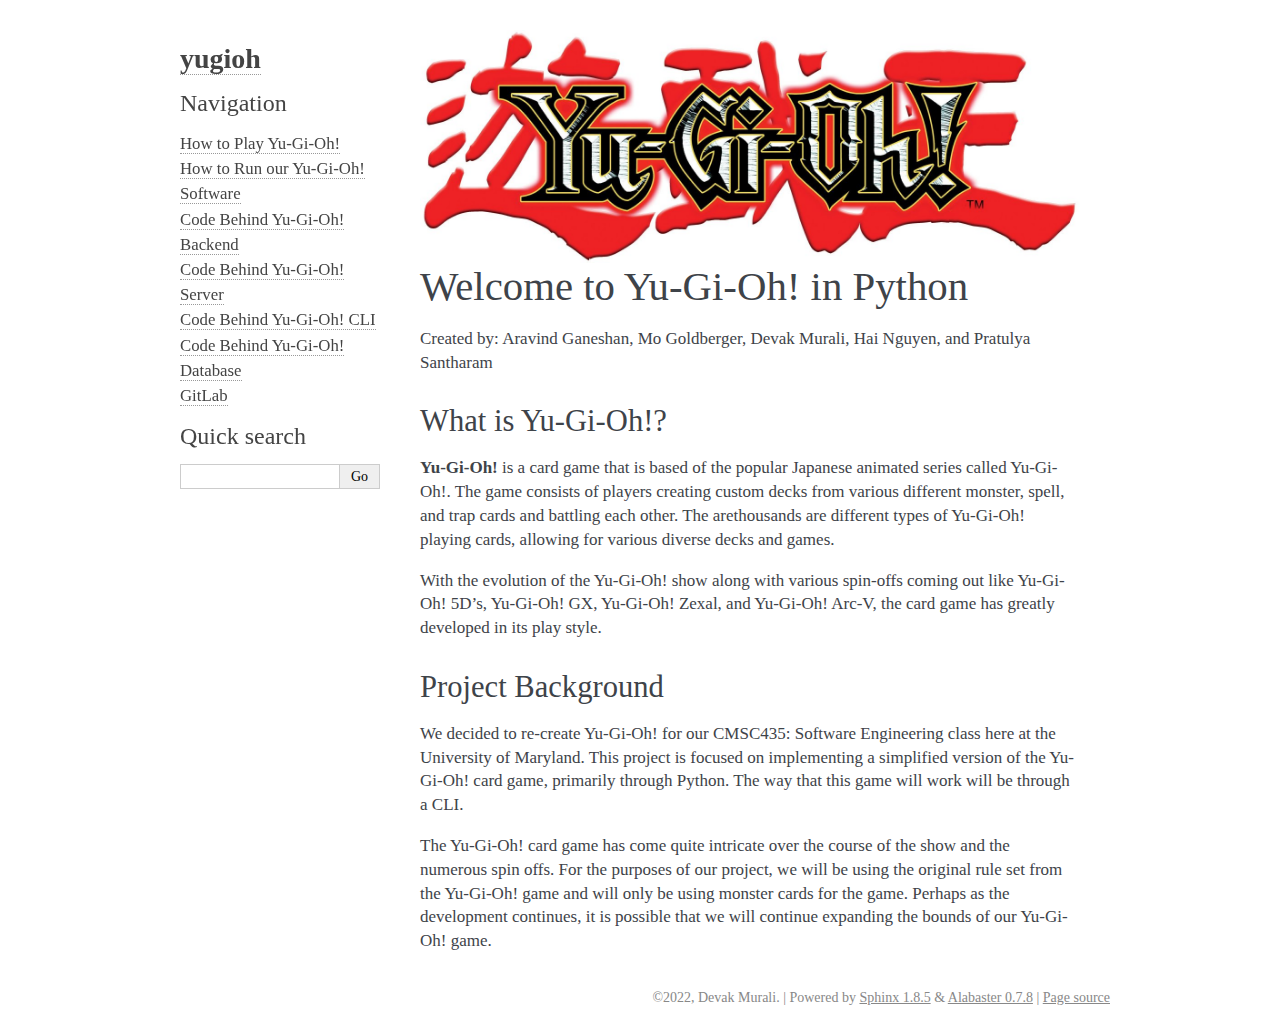
<file: index.html>
<!DOCTYPE html PUBLIC "-//W3C//DTD XHTML 1.0 Transitional//EN"
  "http://www.w3.org/TR/xhtml1/DTD/xhtml1-transitional.dtd">

<html xmlns="http://www.w3.org/1999/xhtml">
  <head>
    <meta http-equiv="X-UA-Compatible" content="IE=Edge" />
    <meta http-equiv="Content-Type" content="text/html; charset=utf-8" />
    <title>Welcome to Yu-Gi-Oh! in Python &#8212; yugioh v0.0.2 documentation</title>
    <link rel="stylesheet" href="_static/alabaster.css" type="text/css" />
    <link rel="stylesheet" href="_static/pygments.css" type="text/css" />
    <script type="text/javascript" id="documentation_options" data-url_root="./" src="_static/documentation_options.js"></script>
    <script type="text/javascript" src="_static/jquery.js"></script>
    <script type="text/javascript" src="_static/underscore.js"></script>
    <script type="text/javascript" src="_static/doctools.js"></script>
    <script type="text/javascript" src="_static/language_data.js"></script>
    <link rel="index" title="Index" href="genindex.html" />
    <link rel="search" title="Search" href="search.html" />
    <link rel="next" title="How to Play Yu-Gi-Oh!" href="howtoplay.html" />
   
  <link rel="stylesheet" href="_static/custom.css" type="text/css" />
  
  <meta name="viewport" content="width=device-width, initial-scale=0.9, maximum-scale=0.9" />

  </head><body>
  

    <div class="document">
      <div class="documentwrapper">
        <div class="bodywrapper">
          <div class="body" role="main">
            
  <a class="reference internal image-reference" href="_images/logo.jpg"><img alt="Yu-Gi-Oh!" src="_images/logo.jpg" style="width: 800px;" /></a>
<div class="section" id="welcome-to-yu-gi-oh-in-python">
<h1>Welcome to Yu-Gi-Oh! in Python<a class="headerlink" href="#welcome-to-yu-gi-oh-in-python" title="Permalink to this headline">¶</a></h1>
<p>Created by: Aravind Ganeshan, Mo Goldberger, Devak Murali, Hai Nguyen, and Pratulya Santharam</p>
<div class="section" id="what-is-yu-gi-oh">
<h2>What is Yu-Gi-Oh!?<a class="headerlink" href="#what-is-yu-gi-oh" title="Permalink to this headline">¶</a></h2>
<p><strong>Yu-Gi-Oh!</strong> is a card game that is based of the popular Japanese animated series called Yu-Gi-Oh!. The game consists of players creating custom decks from various different monster, spell, and trap cards and battling each other. The arethousands are different types of Yu-Gi-Oh! playing cards, allowing for various diverse decks and games.</p>
<p>With the evolution of the Yu-Gi-Oh! show along with various spin-offs coming out like Yu-Gi-Oh! 5D’s, Yu-Gi-Oh! GX, Yu-Gi-Oh! Zexal, and Yu-Gi-Oh! Arc-V, the card game has greatly developed in its play style.</p>
</div>
<div class="section" id="project-background">
<h2>Project Background<a class="headerlink" href="#project-background" title="Permalink to this headline">¶</a></h2>
<p>We decided to re-create Yu-Gi-Oh! for our CMSC435: Software Engineering class here at the University of Maryland. This project is focused on implementing a simplified version of the Yu-Gi-Oh! card game, primarily through Python. The way that this game will work will be through a CLI.</p>
<p>The Yu-Gi-Oh! card game has come quite intricate over the course of the show and the numerous spin offs. For the purposes of our project, we will be using the original rule set from the Yu-Gi-Oh! game and will only be using monster cards for the game. Perhaps as the development continues, it is possible that we will continue expanding the bounds of our Yu-Gi-Oh! game.</p>
<div class="toctree-wrapper compound">
</div>
</div>
</div>


          </div>
        </div>
      </div>
      <div class="sphinxsidebar" role="navigation" aria-label="main navigation">
        <div class="sphinxsidebarwrapper">
<h1 class="logo"><a href="#">yugioh</a></h1>








<h3>Navigation</h3>
<ul>
<li class="toctree-l1"><a class="reference internal" href="howtoplay.html">How to Play Yu-Gi-Oh!</a></li>
<li class="toctree-l1"><a class="reference internal" href="howtorunsoftware.html">How to Run our Yu-Gi-Oh! Software</a></li>
<li class="toctree-l1"><a class="reference internal" href="classes.html">Code Behind Yu-Gi-Oh! Backend</a></li>
<li class="toctree-l1"><a class="reference internal" href="classes.html#code-behind-yu-gi-oh-server">Code Behind Yu-Gi-Oh! Server</a></li>
<li class="toctree-l1"><a class="reference internal" href="classes.html#code-behind-yu-gi-oh-cli">Code Behind Yu-Gi-Oh! CLI</a></li>
<li class="toctree-l1"><a class="reference internal" href="classes.html#code-behind-yu-gi-oh-database">Code Behind Yu-Gi-Oh! Database</a></li>
<li class="toctree-l1"><a class="reference external" href="https://cmsc435.garrettvanhoy.com/hai265/yugioh">GitLab</a></li>
</ul>

<div class="relations">
<h3>Related Topics</h3>
<ul>
  <li><a href="#">Documentation overview</a><ul>
      <li>Next: <a href="howtoplay.html" title="next chapter">How to Play Yu-Gi-Oh!</a></li>
  </ul></li>
</ul>
</div>
<div id="searchbox" style="display: none" role="search">
  <h3>Quick search</h3>
    <div class="searchformwrapper">
    <form class="search" action="search.html" method="get">
      <input type="text" name="q" />
      <input type="submit" value="Go" />
      <input type="hidden" name="check_keywords" value="yes" />
      <input type="hidden" name="area" value="default" />
    </form>
    </div>
</div>
<script type="text/javascript">$('#searchbox').show(0);</script>
        </div>
      </div>
      <div class="clearer"></div>
    </div>
    <div class="footer">
      &copy;2022, Devak Murali.
      
      |
      Powered by <a href="http://sphinx-doc.org/">Sphinx 1.8.5</a>
      &amp; <a href="https://github.com/bitprophet/alabaster">Alabaster 0.7.8</a>
      
      |
      <a href="_sources/contents.rst.txt"
          rel="nofollow">Page source</a>
    </div>

    

    
  </body>
</html>
</file>
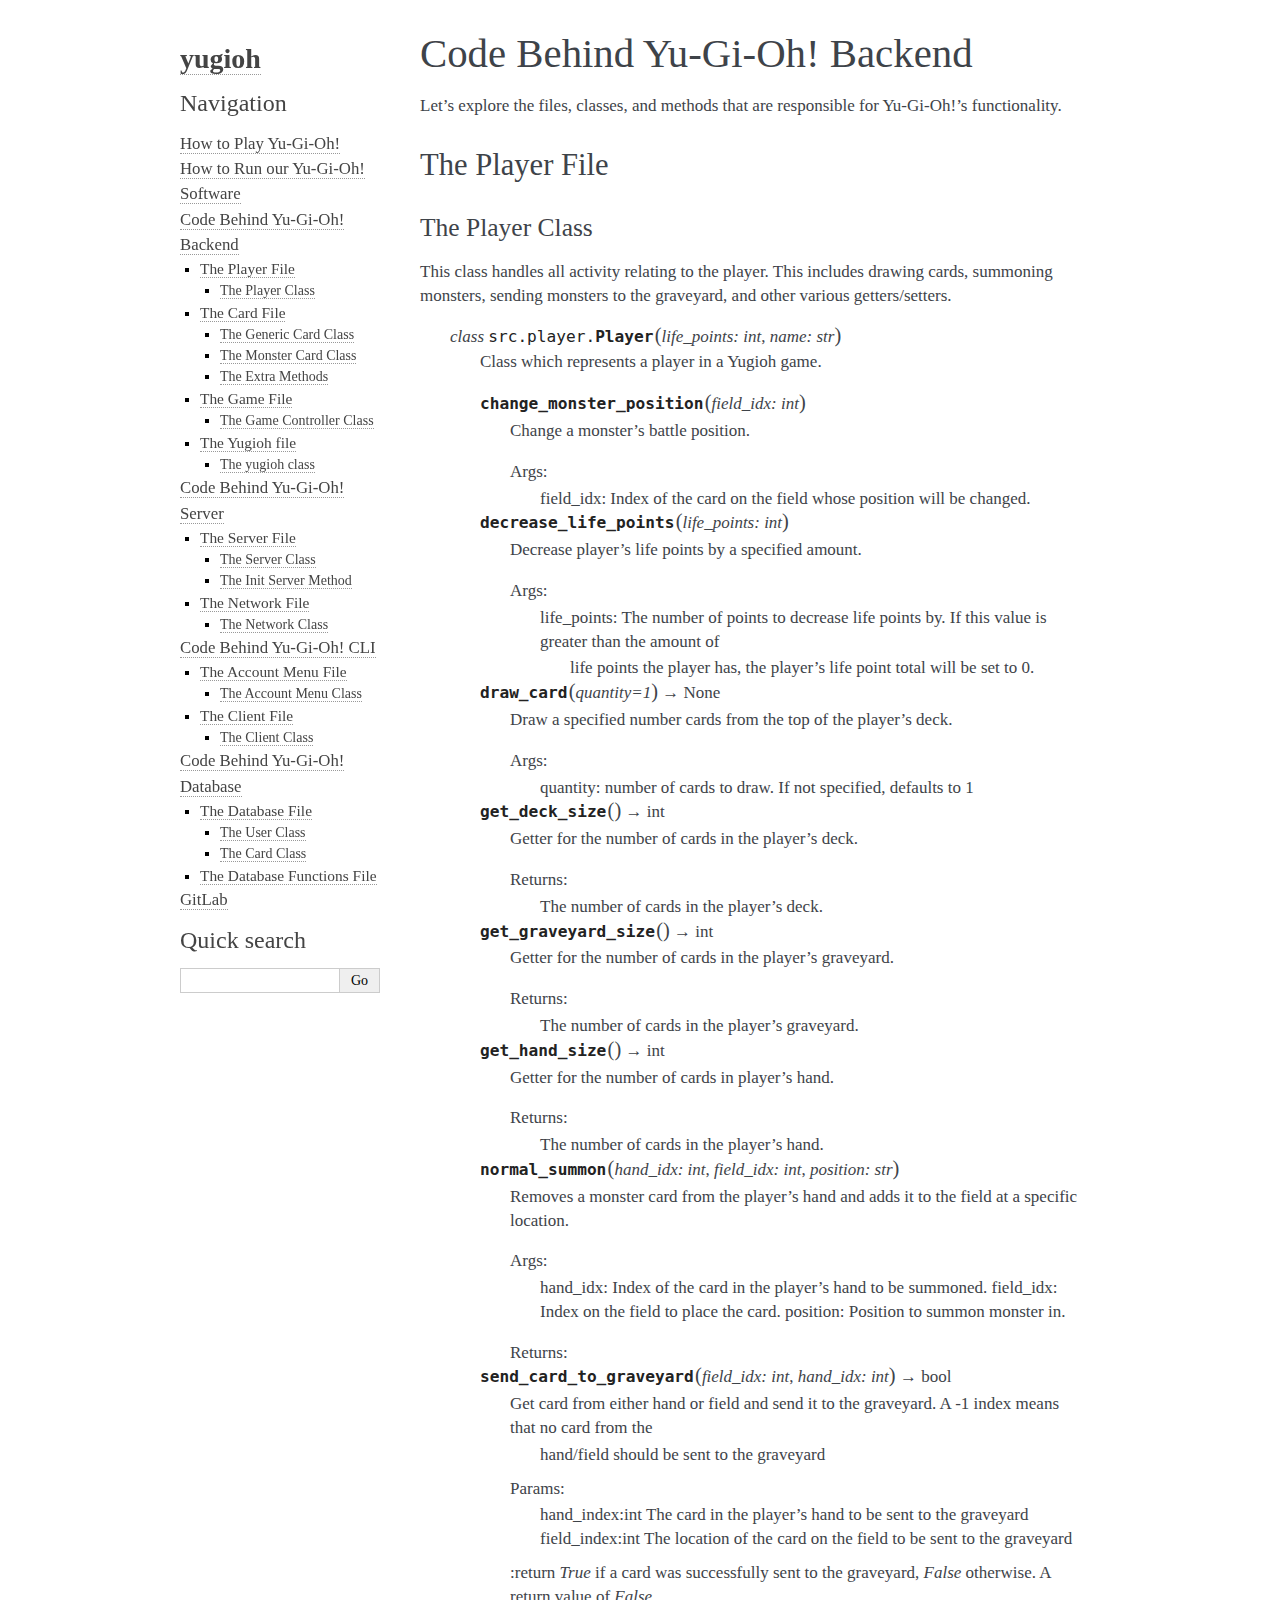
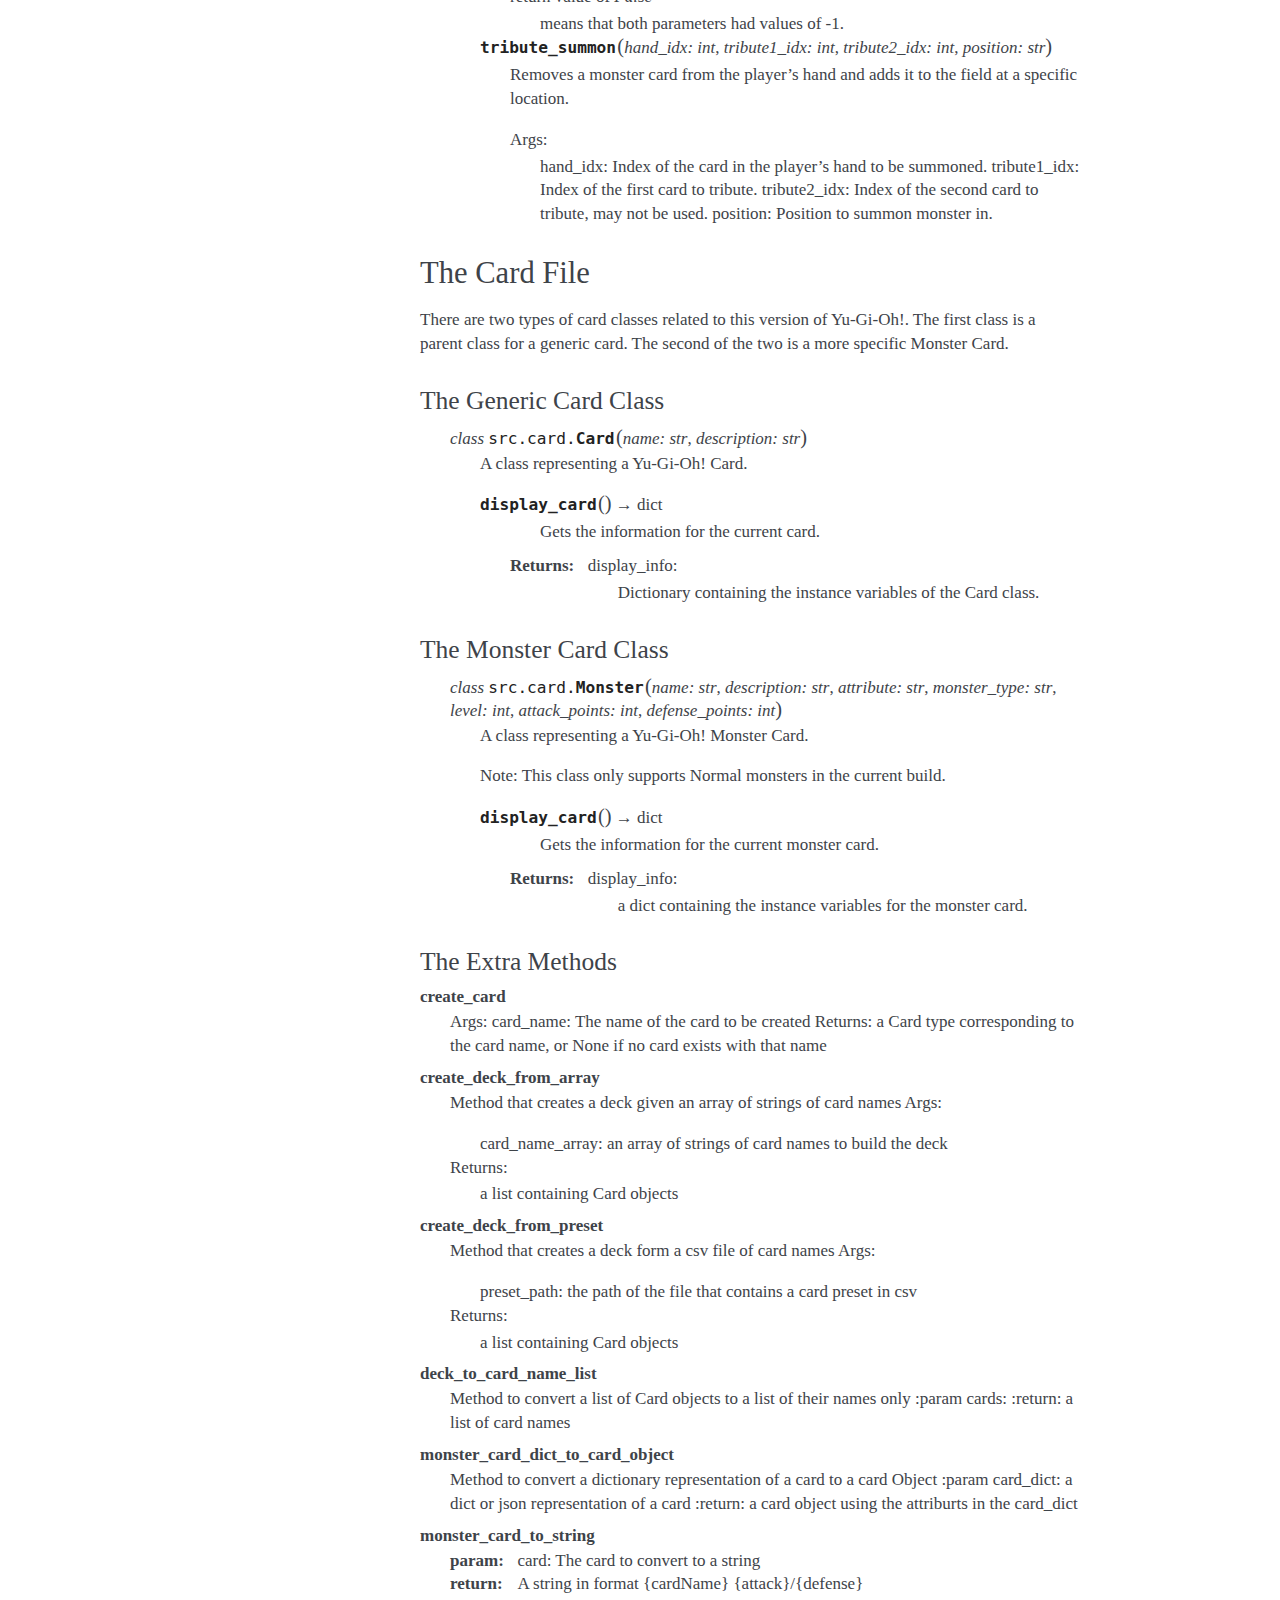
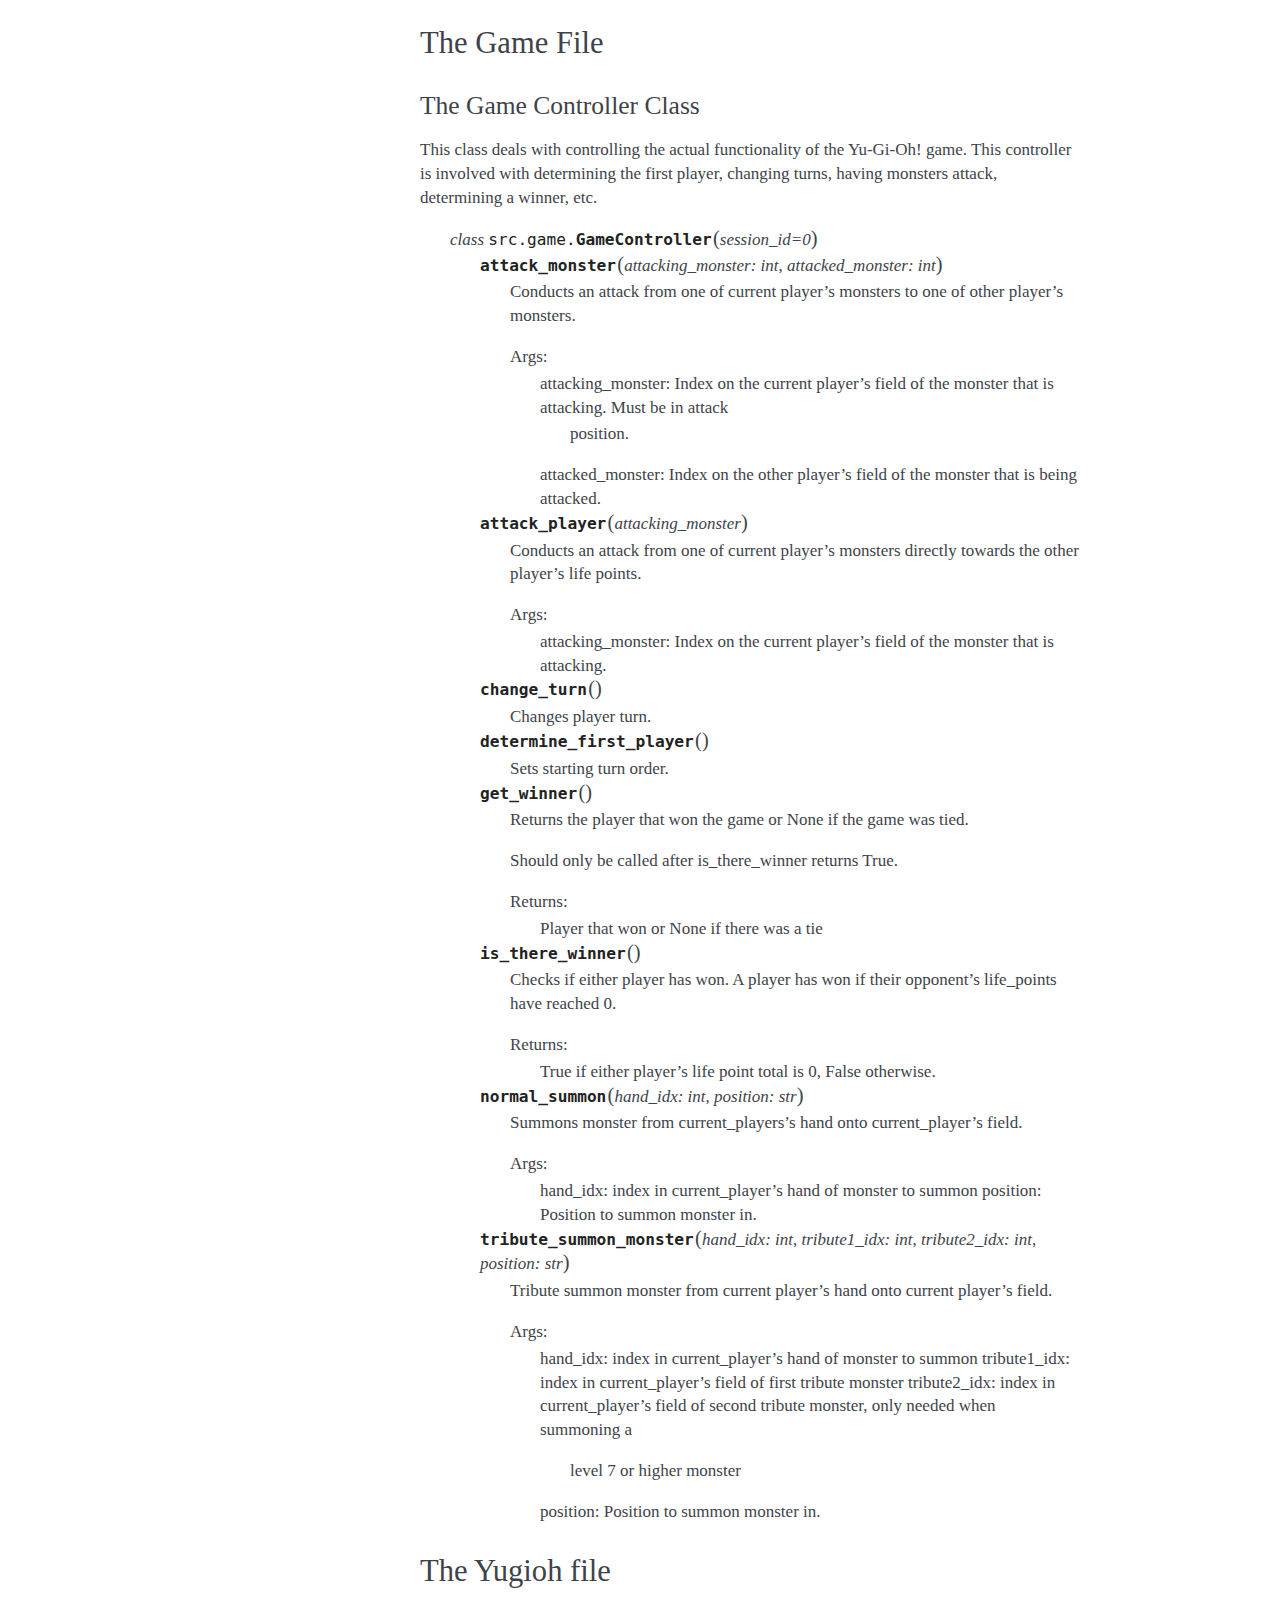
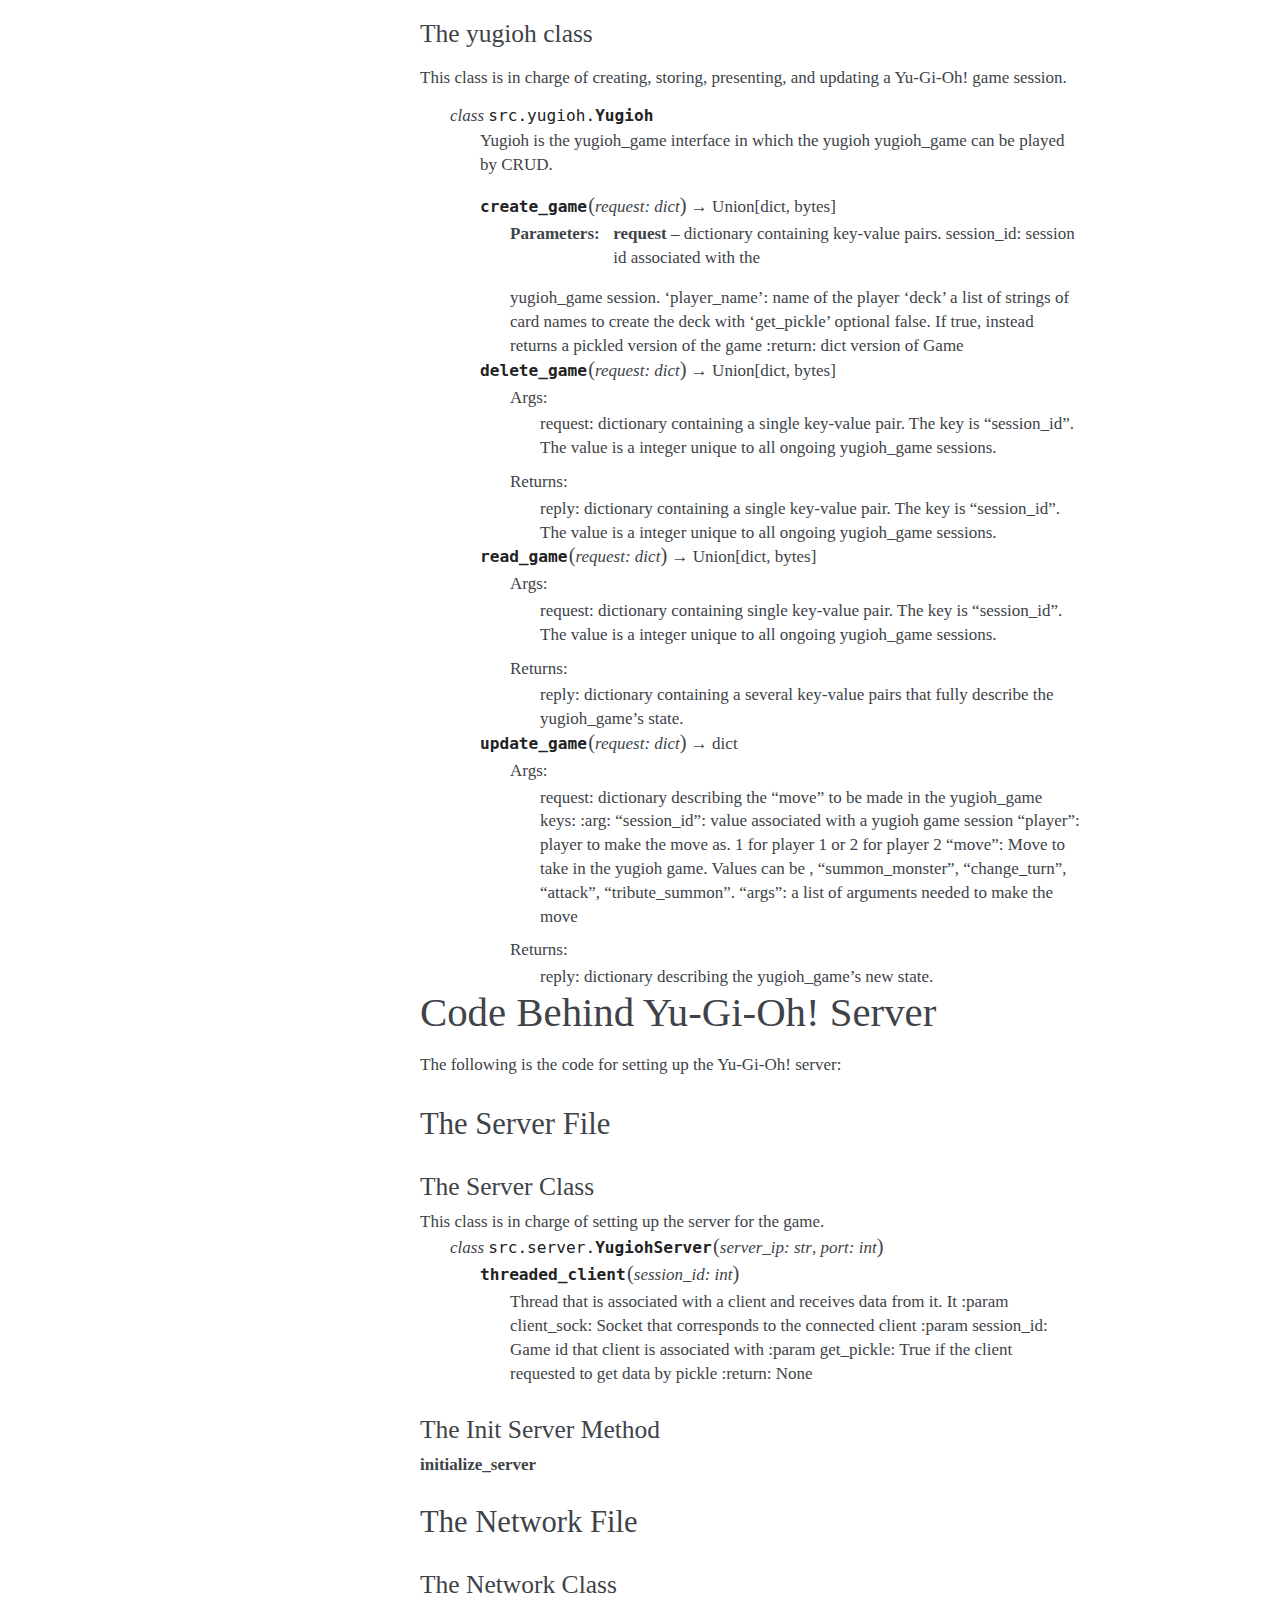
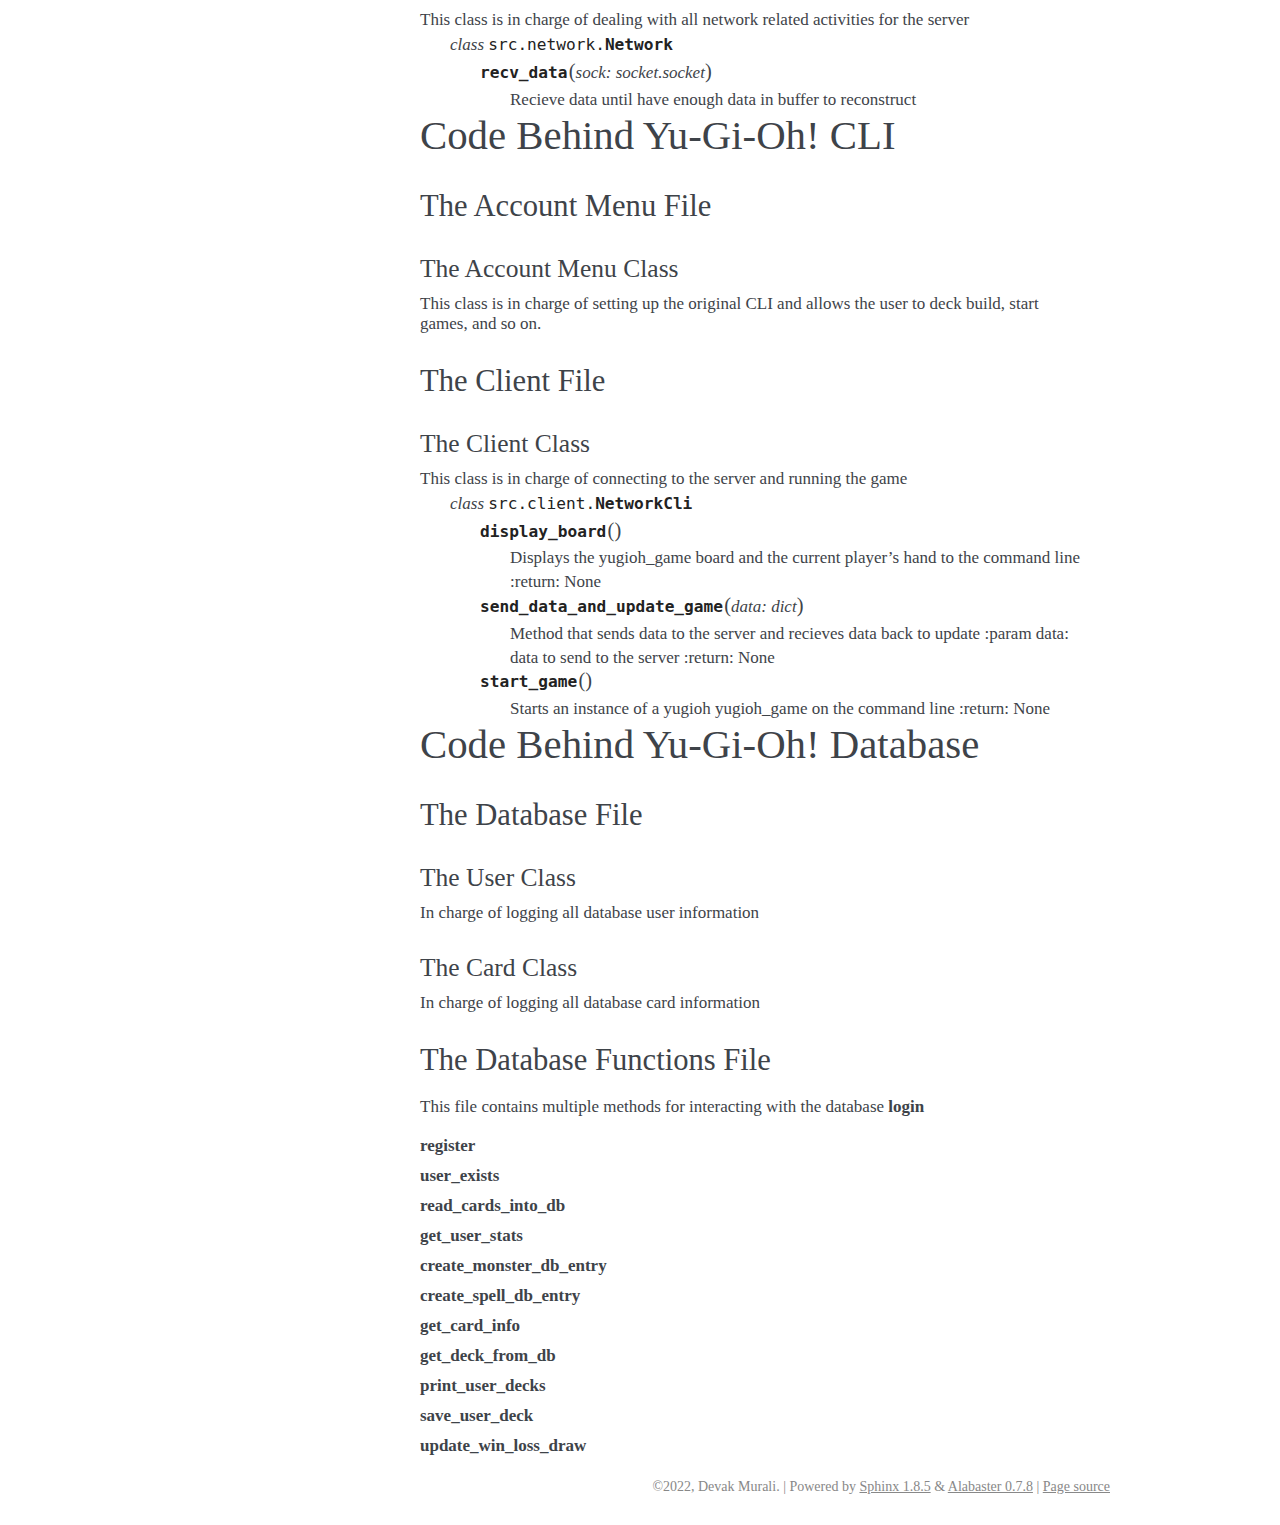
<file: classes.html>
<!DOCTYPE html PUBLIC "-//W3C//DTD XHTML 1.0 Transitional//EN"
  "http://www.w3.org/TR/xhtml1/DTD/xhtml1-transitional.dtd">

<html xmlns="http://www.w3.org/1999/xhtml">
  <head>
    <meta http-equiv="X-UA-Compatible" content="IE=Edge" />
    <meta http-equiv="Content-Type" content="text/html; charset=utf-8" />
    <title>Code Behind Yu-Gi-Oh! Backend &#8212; yugioh v0.0.2 documentation</title>
    <link rel="stylesheet" href="_static/alabaster.css" type="text/css" />
    <link rel="stylesheet" href="_static/pygments.css" type="text/css" />
    <script type="text/javascript" id="documentation_options" data-url_root="./" src="_static/documentation_options.js"></script>
    <script type="text/javascript" src="_static/jquery.js"></script>
    <script type="text/javascript" src="_static/underscore.js"></script>
    <script type="text/javascript" src="_static/doctools.js"></script>
    <script type="text/javascript" src="_static/language_data.js"></script>
    <link rel="index" title="Index" href="genindex.html" />
    <link rel="search" title="Search" href="search.html" />
    <link rel="prev" title="How to Run our Yu-Gi-Oh! Software" href="howtorunsoftware.html" />
   
  <link rel="stylesheet" href="_static/custom.css" type="text/css" />
  
  <meta name="viewport" content="width=device-width, initial-scale=0.9, maximum-scale=0.9" />

  </head><body>
  

    <div class="document">
      <div class="documentwrapper">
        <div class="bodywrapper">
          <div class="body" role="main">
            
  <div class="section" id="code-behind-yu-gi-oh-backend">
<h1>Code Behind Yu-Gi-Oh! Backend<a class="headerlink" href="#code-behind-yu-gi-oh-backend" title="Permalink to this headline">¶</a></h1>
<p>Let’s explore the files, classes, and methods that are responsible for Yu-Gi-Oh!’s functionality.</p>
<div class="section" id="the-player-file">
<h2>The Player File<a class="headerlink" href="#the-player-file" title="Permalink to this headline">¶</a></h2>
<div class="section" id="the-player-class">
<h3>The Player Class<a class="headerlink" href="#the-player-class" title="Permalink to this headline">¶</a></h3>
<p>This class handles all activity relating to the player. This includes drawing cards, summoning monsters, sending monsters to the graveyard, and other various getters/setters.</p>
<blockquote>
<div><dl class="class">
<dt id="src.player.Player">
<em class="property">class </em><code class="descclassname">src.player.</code><code class="descname">Player</code><span class="sig-paren">(</span><em>life_points: int</em>, <em>name: str</em><span class="sig-paren">)</span><a class="headerlink" href="#src.player.Player" title="Permalink to this definition">¶</a></dt>
<dd><p>Class which represents a player in a Yugioh game.</p>
<dl class="method">
<dt id="src.player.Player.change_monster_position">
<code class="descname">change_monster_position</code><span class="sig-paren">(</span><em>field_idx: int</em><span class="sig-paren">)</span><a class="headerlink" href="#src.player.Player.change_monster_position" title="Permalink to this definition">¶</a></dt>
<dd><p>Change a monster’s battle position.</p>
<dl class="docutils">
<dt>Args:</dt>
<dd>field_idx: Index of the card on the field whose position will be changed.</dd>
</dl>
</dd></dl>

<dl class="method">
<dt id="src.player.Player.decrease_life_points">
<code class="descname">decrease_life_points</code><span class="sig-paren">(</span><em>life_points: int</em><span class="sig-paren">)</span><a class="headerlink" href="#src.player.Player.decrease_life_points" title="Permalink to this definition">¶</a></dt>
<dd><p>Decrease player’s life points by a specified amount.</p>
<dl class="docutils">
<dt>Args:</dt>
<dd><dl class="first last docutils">
<dt>life_points: The number of points to decrease life points by. If this value is greater than the amount of</dt>
<dd>life points the player has, the player’s life point total will be set to 0.</dd>
</dl>
</dd>
</dl>
</dd></dl>

<dl class="method">
<dt id="src.player.Player.draw_card">
<code class="descname">draw_card</code><span class="sig-paren">(</span><em>quantity=1</em><span class="sig-paren">)</span> &#x2192; None<a class="headerlink" href="#src.player.Player.draw_card" title="Permalink to this definition">¶</a></dt>
<dd><p>Draw a specified number cards from the top of the player’s deck.</p>
<dl class="docutils">
<dt>Args:</dt>
<dd>quantity: number of cards to draw. If not specified, defaults to 1</dd>
</dl>
</dd></dl>

<dl class="method">
<dt id="src.player.Player.get_deck_size">
<code class="descname">get_deck_size</code><span class="sig-paren">(</span><span class="sig-paren">)</span> &#x2192; int<a class="headerlink" href="#src.player.Player.get_deck_size" title="Permalink to this definition">¶</a></dt>
<dd><p>Getter for the number of cards in the player’s deck.</p>
<dl class="docutils">
<dt>Returns:</dt>
<dd>The number of cards in the player’s deck.</dd>
</dl>
</dd></dl>

<dl class="method">
<dt id="src.player.Player.get_graveyard_size">
<code class="descname">get_graveyard_size</code><span class="sig-paren">(</span><span class="sig-paren">)</span> &#x2192; int<a class="headerlink" href="#src.player.Player.get_graveyard_size" title="Permalink to this definition">¶</a></dt>
<dd><p>Getter for the number of cards in the player’s graveyard.</p>
<dl class="docutils">
<dt>Returns:</dt>
<dd>The number of cards in the player’s graveyard.</dd>
</dl>
</dd></dl>

<dl class="method">
<dt id="src.player.Player.get_hand_size">
<code class="descname">get_hand_size</code><span class="sig-paren">(</span><span class="sig-paren">)</span> &#x2192; int<a class="headerlink" href="#src.player.Player.get_hand_size" title="Permalink to this definition">¶</a></dt>
<dd><p>Getter for the number of cards in player’s hand.</p>
<dl class="docutils">
<dt>Returns:</dt>
<dd>The number of cards in the player’s hand.</dd>
</dl>
</dd></dl>

<dl class="method">
<dt id="src.player.Player.normal_summon">
<code class="descname">normal_summon</code><span class="sig-paren">(</span><em>hand_idx: int</em>, <em>field_idx: int</em>, <em>position: str</em><span class="sig-paren">)</span><a class="headerlink" href="#src.player.Player.normal_summon" title="Permalink to this definition">¶</a></dt>
<dd><p>Removes a monster card from the player’s hand and adds it to the field at a specific location.</p>
<dl class="docutils">
<dt>Args:</dt>
<dd>hand_idx: Index of the card in the player’s hand to be summoned.
field_idx: Index on the field to place the card.
position: Position to summon monster in.</dd>
</dl>
<p>Returns:</p>
</dd></dl>

<dl class="method">
<dt id="src.player.Player.send_card_to_graveyard">
<code class="descname">send_card_to_graveyard</code><span class="sig-paren">(</span><em>field_idx: int</em>, <em>hand_idx: int</em><span class="sig-paren">)</span> &#x2192; bool<a class="headerlink" href="#src.player.Player.send_card_to_graveyard" title="Permalink to this definition">¶</a></dt>
<dd><dl class="docutils">
<dt>Get card from either hand or field and send it to the graveyard. A -1 index means that no card from the</dt>
<dd>hand/field should be sent to the graveyard</dd>
<dt>Params:</dt>
<dd>hand_index:int The card in the player’s hand to be sent to the graveyard
field_index:int The location of the card on the field to be sent to the graveyard</dd>
<dt>:return <cite>True</cite> if a card was successfully sent to the graveyard, <cite>False</cite> otherwise. A return value of <cite>False</cite></dt>
<dd>means that both parameters had values of -1.</dd>
</dl>
</dd></dl>

<dl class="method">
<dt id="src.player.Player.tribute_summon">
<code class="descname">tribute_summon</code><span class="sig-paren">(</span><em>hand_idx: int</em>, <em>tribute1_idx: int</em>, <em>tribute2_idx: int</em>, <em>position: str</em><span class="sig-paren">)</span><a class="headerlink" href="#src.player.Player.tribute_summon" title="Permalink to this definition">¶</a></dt>
<dd><p>Removes a monster card from the player’s hand and adds it to the field at a specific location.</p>
<dl class="docutils">
<dt>Args:</dt>
<dd>hand_idx: Index of the card in the player’s hand to be summoned.
tribute1_idx: Index of the first card to tribute.
tribute2_idx: Index of the second card to tribute, may not be used.
position: Position to summon monster in.</dd>
</dl>
</dd></dl>

</dd></dl>

</div></blockquote>
</div>
</div>
<div class="section" id="the-card-file">
<h2>The Card File<a class="headerlink" href="#the-card-file" title="Permalink to this headline">¶</a></h2>
<p>There are two types of card classes related to this version of Yu-Gi-Oh!. The first class is a parent class for a generic card. The second of the two is a more specific Monster Card.</p>
<div class="section" id="the-generic-card-class">
<h3>The Generic Card Class<a class="headerlink" href="#the-generic-card-class" title="Permalink to this headline">¶</a></h3>
<blockquote>
<div><dl class="class">
<dt id="src.card.Card">
<em class="property">class </em><code class="descclassname">src.card.</code><code class="descname">Card</code><span class="sig-paren">(</span><em>name: str</em>, <em>description: str</em><span class="sig-paren">)</span><a class="headerlink" href="#src.card.Card" title="Permalink to this definition">¶</a></dt>
<dd><p>A class representing a Yu-Gi-Oh! Card.</p>
<dl class="method">
<dt id="src.card.Card.display_card">
<code class="descname">display_card</code><span class="sig-paren">(</span><span class="sig-paren">)</span> &#x2192; dict<a class="headerlink" href="#src.card.Card.display_card" title="Permalink to this definition">¶</a></dt>
<dd><blockquote>
<div>Gets the information for the current card.</div></blockquote>
<table class="docutils field-list" frame="void" rules="none">
<col class="field-name" />
<col class="field-body" />
<tbody valign="top">
<tr class="field-odd field"><th class="field-name">Returns:</th><td class="field-body"><dl class="docutils">
<dt>display_info:</dt>
<dd>Dictionary containing the instance variables of the Card class.</dd>
</dl>
</td>
</tr>
</tbody>
</table>
</dd></dl>

</dd></dl>

</div></blockquote>
</div>
<div class="section" id="the-monster-card-class">
<h3>The Monster Card Class<a class="headerlink" href="#the-monster-card-class" title="Permalink to this headline">¶</a></h3>
<blockquote>
<div><dl class="class">
<dt id="src.card.Monster">
<em class="property">class </em><code class="descclassname">src.card.</code><code class="descname">Monster</code><span class="sig-paren">(</span><em>name: str</em>, <em>description: str</em>, <em>attribute: str</em>, <em>monster_type: str</em>, <em>level: int</em>, <em>attack_points: int</em>, <em>defense_points: int</em><span class="sig-paren">)</span><a class="headerlink" href="#src.card.Monster" title="Permalink to this definition">¶</a></dt>
<dd><p>A class representing a Yu-Gi-Oh! Monster Card.</p>
<p>Note: This class only supports Normal monsters in the current build.</p>
<dl class="method">
<dt id="src.card.Monster.display_card">
<code class="descname">display_card</code><span class="sig-paren">(</span><span class="sig-paren">)</span> &#x2192; dict<a class="headerlink" href="#src.card.Monster.display_card" title="Permalink to this definition">¶</a></dt>
<dd><blockquote>
<div>Gets the information for the current monster card.</div></blockquote>
<table class="docutils field-list" frame="void" rules="none">
<col class="field-name" />
<col class="field-body" />
<tbody valign="top">
<tr class="field-odd field"><th class="field-name">Returns:</th><td class="field-body"><dl class="docutils">
<dt>display_info:</dt>
<dd>a dict containing the instance variables for the monster card.</dd>
</dl>
</td>
</tr>
</tbody>
</table>
</dd></dl>

</dd></dl>

</div></blockquote>
</div>
<div class="section" id="the-extra-methods">
<h3>The Extra Methods<a class="headerlink" href="#the-extra-methods" title="Permalink to this headline">¶</a></h3>
<dl class="docutils">
<dt><strong>create_card</strong></dt>
<dd><span class="target" id="module-src.card.create_card"></span>Args: card_name: The name of the card to be created
Returns: a Card type corresponding to the card name, or None if no card exists with that name</dd>
<dt><strong>create_deck_from_array</strong></dt>
<dd><span class="target" id="module-src.card.create_deck_from_array"></span><p class="first">Method that creates a deck given an array of strings of card names
Args:</p>
<blockquote>
<div>card_name_array: an array of strings of card names to build the deck</div></blockquote>
<dl class="last docutils">
<dt>Returns:</dt>
<dd>a list containing Card objects</dd>
</dl>
</dd>
<dt><strong>create_deck_from_preset</strong></dt>
<dd><span class="target" id="module-src.card.create_deck_from_preset"></span><p class="first">Method that creates a deck form a csv file of card names
Args:</p>
<blockquote>
<div>preset_path: the path of the file that contains a card preset in csv</div></blockquote>
<dl class="last docutils">
<dt>Returns:</dt>
<dd>a list containing Card objects</dd>
</dl>
</dd>
<dt><strong>deck_to_card_name_list</strong></dt>
<dd><span class="target" id="module-src.card.deck_to_card_name_list"></span>Method to convert a list of Card objects to a list of their names only
:param cards:
:return: a list of card names</dd>
<dt><strong>monster_card_dict_to_card_object</strong></dt>
<dd><span class="target" id="module-src.card.monster_card_dict_to_card_object"></span>Method to convert a dictionary representation of a card to a card Object
:param card_dict: a dict or json representation of a card
:return: a card object using the attriburts in the card_dict</dd>
<dt><strong>monster_card_to_string</strong></dt>
<dd><span class="target" id="module-src.card.monster_card_to_string"></span><table class="first last docutils field-list" frame="void" rules="none">
<col class="field-name" />
<col class="field-body" />
<tbody valign="top">
<tr class="field-odd field"><th class="field-name">param:</th><td class="field-body">card: The card to convert to a string</td>
</tr>
<tr class="field-even field"><th class="field-name">return:</th><td class="field-body">A string in format {cardName} {attack}/{defense}</td>
</tr>
</tbody>
</table>
</dd>
</dl>
</div>
</div>
<div class="section" id="the-game-file">
<h2>The Game File<a class="headerlink" href="#the-game-file" title="Permalink to this headline">¶</a></h2>
<div class="section" id="the-game-controller-class">
<h3>The Game Controller Class<a class="headerlink" href="#the-game-controller-class" title="Permalink to this headline">¶</a></h3>
<p>This class deals with controlling the actual functionality of the Yu-Gi-Oh! game. This controller is involved with determining the first player, changing turns, having monsters attack, determining a winner, etc.</p>
<blockquote>
<div><dl class="class">
<dt id="src.game.GameController">
<em class="property">class </em><code class="descclassname">src.game.</code><code class="descname">GameController</code><span class="sig-paren">(</span><em>session_id=0</em><span class="sig-paren">)</span><a class="headerlink" href="#src.game.GameController" title="Permalink to this definition">¶</a></dt>
<dd><dl class="method">
<dt id="src.game.GameController.attack_monster">
<code class="descname">attack_monster</code><span class="sig-paren">(</span><em>attacking_monster: int</em>, <em>attacked_monster: int</em><span class="sig-paren">)</span><a class="headerlink" href="#src.game.GameController.attack_monster" title="Permalink to this definition">¶</a></dt>
<dd><p>Conducts an attack from one of current player’s monsters to one of other player’s monsters.</p>
<dl class="docutils">
<dt>Args:</dt>
<dd><dl class="first docutils">
<dt>attacking_monster: Index on the current player’s field of the monster that is attacking. Must be in attack</dt>
<dd>position.</dd>
</dl>
<p class="last">attacked_monster: Index on the other player’s field of the monster that is being attacked.</p>
</dd>
</dl>
</dd></dl>

<dl class="method">
<dt id="src.game.GameController.attack_player">
<code class="descname">attack_player</code><span class="sig-paren">(</span><em>attacking_monster</em><span class="sig-paren">)</span><a class="headerlink" href="#src.game.GameController.attack_player" title="Permalink to this definition">¶</a></dt>
<dd><p>Conducts an attack from one of current player’s monsters directly towards the other player’s life points.</p>
<dl class="docutils">
<dt>Args:</dt>
<dd>attacking_monster: Index on the current player’s field of the monster that is attacking.</dd>
</dl>
</dd></dl>

<dl class="method">
<dt id="src.game.GameController.change_turn">
<code class="descname">change_turn</code><span class="sig-paren">(</span><span class="sig-paren">)</span><a class="headerlink" href="#src.game.GameController.change_turn" title="Permalink to this definition">¶</a></dt>
<dd><p>Changes player turn.</p>
</dd></dl>

<dl class="method">
<dt id="src.game.GameController.determine_first_player">
<code class="descname">determine_first_player</code><span class="sig-paren">(</span><span class="sig-paren">)</span><a class="headerlink" href="#src.game.GameController.determine_first_player" title="Permalink to this definition">¶</a></dt>
<dd><p>Sets starting turn order.</p>
</dd></dl>

<dl class="method">
<dt id="src.game.GameController.get_winner">
<code class="descname">get_winner</code><span class="sig-paren">(</span><span class="sig-paren">)</span><a class="headerlink" href="#src.game.GameController.get_winner" title="Permalink to this definition">¶</a></dt>
<dd><p>Returns the player that won the game or None if the game was tied.</p>
<p>Should only be called after is_there_winner returns True.</p>
<dl class="docutils">
<dt>Returns:</dt>
<dd>Player that won or None if there was a tie</dd>
</dl>
</dd></dl>

<dl class="method">
<dt id="src.game.GameController.is_there_winner">
<code class="descname">is_there_winner</code><span class="sig-paren">(</span><span class="sig-paren">)</span><a class="headerlink" href="#src.game.GameController.is_there_winner" title="Permalink to this definition">¶</a></dt>
<dd><p>Checks if either player has won. A player has won if their opponent’s life_points have reached 0.</p>
<dl class="docutils">
<dt>Returns:</dt>
<dd>True if either player’s life point total is 0, False otherwise.</dd>
</dl>
</dd></dl>

<dl class="method">
<dt id="src.game.GameController.normal_summon">
<code class="descname">normal_summon</code><span class="sig-paren">(</span><em>hand_idx: int</em>, <em>position: str</em><span class="sig-paren">)</span><a class="headerlink" href="#src.game.GameController.normal_summon" title="Permalink to this definition">¶</a></dt>
<dd><p>Summons monster from current_players’s hand onto current_player’s field.</p>
<dl class="docutils">
<dt>Args:</dt>
<dd>hand_idx: index in current_player’s hand of monster to summon
position: Position to summon monster in.</dd>
</dl>
</dd></dl>

<dl class="method">
<dt id="src.game.GameController.tribute_summon_monster">
<code class="descname">tribute_summon_monster</code><span class="sig-paren">(</span><em>hand_idx: int</em>, <em>tribute1_idx: int</em>, <em>tribute2_idx: int</em>, <em>position: str</em><span class="sig-paren">)</span><a class="headerlink" href="#src.game.GameController.tribute_summon_monster" title="Permalink to this definition">¶</a></dt>
<dd><p>Tribute summon monster from current player’s hand onto current player’s field.</p>
<dl class="docutils">
<dt>Args:</dt>
<dd><p class="first">hand_idx: index in current_player’s hand of monster to summon
tribute1_idx: index in current_player’s field of first tribute monster
tribute2_idx: index in current_player’s field of second tribute monster, only needed when summoning a</p>
<blockquote>
<div>level 7 or higher monster</div></blockquote>
<p class="last">position: Position to summon monster in.</p>
</dd>
</dl>
</dd></dl>

</dd></dl>

</div></blockquote>
</div>
</div>
<div class="section" id="the-yugioh-file">
<h2>The Yugioh file<a class="headerlink" href="#the-yugioh-file" title="Permalink to this headline">¶</a></h2>
<div class="section" id="the-yugioh-class">
<h3>The yugioh class<a class="headerlink" href="#the-yugioh-class" title="Permalink to this headline">¶</a></h3>
<p>This class is in charge of creating, storing, presenting, and updating a Yu-Gi-Oh! game session.</p>
<blockquote>
<div><dl class="class">
<dt id="src.yugioh.Yugioh">
<em class="property">class </em><code class="descclassname">src.yugioh.</code><code class="descname">Yugioh</code><a class="headerlink" href="#src.yugioh.Yugioh" title="Permalink to this definition">¶</a></dt>
<dd><p>Yugioh is the yugioh_game interface in which the yugioh yugioh_game can be played by CRUD.</p>
<dl class="method">
<dt id="src.yugioh.Yugioh.create_game">
<code class="descname">create_game</code><span class="sig-paren">(</span><em>request: dict</em><span class="sig-paren">)</span> &#x2192; Union[dict, bytes]<a class="headerlink" href="#src.yugioh.Yugioh.create_game" title="Permalink to this definition">¶</a></dt>
<dd><table class="docutils field-list" frame="void" rules="none">
<col class="field-name" />
<col class="field-body" />
<tbody valign="top">
<tr class="field-odd field"><th class="field-name">Parameters:</th><td class="field-body"><strong>request</strong> – dictionary containing  key-value pairs. session_id: session id associated with the</td>
</tr>
</tbody>
</table>
<p>yugioh_game session.
‘player_name’: name of the player
‘deck’ a list of strings of card names to create the deck with
‘get_pickle’ optional false. If true, instead returns a pickled version of the game
:return: dict version of Game</p>
</dd></dl>

<dl class="method">
<dt id="src.yugioh.Yugioh.delete_game">
<code class="descname">delete_game</code><span class="sig-paren">(</span><em>request: dict</em><span class="sig-paren">)</span> &#x2192; Union[dict, bytes]<a class="headerlink" href="#src.yugioh.Yugioh.delete_game" title="Permalink to this definition">¶</a></dt>
<dd><dl class="docutils">
<dt>Args:</dt>
<dd>request: dictionary containing a single key-value pair. The key is “session_id”. The value is a
integer unique to all ongoing yugioh_game sessions.</dd>
<dt>Returns:</dt>
<dd>reply: dictionary containing a single key-value pair. The key is “session_id”. The value is a
integer unique to all ongoing yugioh_game sessions.</dd>
</dl>
</dd></dl>

<dl class="method">
<dt id="src.yugioh.Yugioh.read_game">
<code class="descname">read_game</code><span class="sig-paren">(</span><em>request: dict</em><span class="sig-paren">)</span> &#x2192; Union[dict, bytes]<a class="headerlink" href="#src.yugioh.Yugioh.read_game" title="Permalink to this definition">¶</a></dt>
<dd><dl class="docutils">
<dt>Args:</dt>
<dd>request: dictionary containing single key-value pair. The key is “session_id”. The value is a
integer unique to all ongoing yugioh_game sessions.</dd>
<dt>Returns:</dt>
<dd>reply: dictionary containing a several key-value pairs that fully describe the yugioh_game’s state.</dd>
</dl>
</dd></dl>

<dl class="method">
<dt id="src.yugioh.Yugioh.update_game">
<code class="descname">update_game</code><span class="sig-paren">(</span><em>request: dict</em><span class="sig-paren">)</span> &#x2192; dict<a class="headerlink" href="#src.yugioh.Yugioh.update_game" title="Permalink to this definition">¶</a></dt>
<dd><dl class="docutils">
<dt>Args:</dt>
<dd>request: dictionary describing the “move” to be made in the yugioh_game keys:
:arg: “session_id”: value associated with a yugioh game session
“player”: player to make the move as. 1 for player 1 or 2 for player 2
“move”: Move to take in the yugioh game. Values can be , “summon_monster”, “change_turn”, “attack”,
“tribute_summon”.
“args”: a list of arguments needed to make the move</dd>
<dt>Returns:</dt>
<dd>reply: dictionary describing the yugioh_game’s new state.</dd>
</dl>
</dd></dl>

</dd></dl>

</div></blockquote>
</div>
</div>
</div>
<div class="section" id="code-behind-yu-gi-oh-server">
<h1>Code Behind Yu-Gi-Oh! Server<a class="headerlink" href="#code-behind-yu-gi-oh-server" title="Permalink to this headline">¶</a></h1>
<p>The following is the code for setting up the Yu-Gi-Oh! server:</p>
<div class="section" id="the-server-file">
<h2>The Server File<a class="headerlink" href="#the-server-file" title="Permalink to this headline">¶</a></h2>
<div class="section" id="the-server-class">
<h3>The Server Class<a class="headerlink" href="#the-server-class" title="Permalink to this headline">¶</a></h3>
<dl class="docutils">
<dt>This class is in charge of setting up the server for the game.</dt>
<dd><dl class="first last class">
<dt id="src.server.YugiohServer">
<em class="property">class </em><code class="descclassname">src.server.</code><code class="descname">YugiohServer</code><span class="sig-paren">(</span><em>server_ip: str</em>, <em>port: int</em><span class="sig-paren">)</span><a class="headerlink" href="#src.server.YugiohServer" title="Permalink to this definition">¶</a></dt>
<dd><dl class="method">
<dt id="src.server.YugiohServer.threaded_client">
<code class="descname">threaded_client</code><span class="sig-paren">(</span><em>session_id: int</em><span class="sig-paren">)</span><a class="headerlink" href="#src.server.YugiohServer.threaded_client" title="Permalink to this definition">¶</a></dt>
<dd><p>Thread that is associated with a client and receives data from it.
It
:param client_sock: Socket that corresponds to the connected client
:param session_id: Game id that client is associated with
:param get_pickle: True if the client requested to get data by pickle
:return: None</p>
</dd></dl>

</dd></dl>

</dd>
</dl>
</div>
<div class="section" id="the-init-server-method">
<h3>The Init Server Method<a class="headerlink" href="#the-init-server-method" title="Permalink to this headline">¶</a></h3>
<dl class="docutils">
<dt><strong>initialize_server</strong></dt>
<dd><span class="target" id="module-src.server.initialize_server"></span></dd>
</dl>
</div>
</div>
<div class="section" id="the-network-file">
<h2>The Network File<a class="headerlink" href="#the-network-file" title="Permalink to this headline">¶</a></h2>
<div class="section" id="the-network-class">
<h3>The Network Class<a class="headerlink" href="#the-network-class" title="Permalink to this headline">¶</a></h3>
<dl class="docutils">
<dt>This class is in charge of dealing with all network related activities for the server</dt>
<dd><dl class="first last class">
<dt id="src.network.Network">
<em class="property">class </em><code class="descclassname">src.network.</code><code class="descname">Network</code><a class="headerlink" href="#src.network.Network" title="Permalink to this definition">¶</a></dt>
<dd><dl class="method">
<dt id="src.network.Network.recv_data">
<code class="descname">recv_data</code><span class="sig-paren">(</span><em>sock: socket.socket</em><span class="sig-paren">)</span><a class="headerlink" href="#src.network.Network.recv_data" title="Permalink to this definition">¶</a></dt>
<dd><p>Recieve data until have enough data in buffer to reconstruct</p>
</dd></dl>

</dd></dl>

</dd>
</dl>
</div>
</div>
</div>
<div class="section" id="code-behind-yu-gi-oh-cli">
<h1>Code Behind Yu-Gi-Oh! CLI<a class="headerlink" href="#code-behind-yu-gi-oh-cli" title="Permalink to this headline">¶</a></h1>
<div class="section" id="the-account-menu-file">
<h2>The Account Menu File<a class="headerlink" href="#the-account-menu-file" title="Permalink to this headline">¶</a></h2>
<div class="section" id="the-account-menu-class">
<h3>The Account Menu Class<a class="headerlink" href="#the-account-menu-class" title="Permalink to this headline">¶</a></h3>
<dl class="docutils">
<dt>This class is in charge of setting up the original CLI and allows the user to deck build, start games, and so on.</dt>
<dd></dd>
</dl>
</div>
</div>
<div class="section" id="the-client-file">
<h2>The Client File<a class="headerlink" href="#the-client-file" title="Permalink to this headline">¶</a></h2>
<div class="section" id="the-client-class">
<h3>The Client Class<a class="headerlink" href="#the-client-class" title="Permalink to this headline">¶</a></h3>
<dl class="docutils">
<dt>This class is in charge of connecting to the server and running the game</dt>
<dd><dl class="first last class">
<dt id="src.client.NetworkCli">
<em class="property">class </em><code class="descclassname">src.client.</code><code class="descname">NetworkCli</code><a class="headerlink" href="#src.client.NetworkCli" title="Permalink to this definition">¶</a></dt>
<dd><dl class="method">
<dt id="src.client.NetworkCli.display_board">
<code class="descname">display_board</code><span class="sig-paren">(</span><span class="sig-paren">)</span><a class="headerlink" href="#src.client.NetworkCli.display_board" title="Permalink to this definition">¶</a></dt>
<dd><p>Displays the yugioh_game board and the current player’s hand to the command line
:return: None</p>
</dd></dl>

<dl class="method">
<dt id="src.client.NetworkCli.send_data_and_update_game">
<code class="descname">send_data_and_update_game</code><span class="sig-paren">(</span><em>data: dict</em><span class="sig-paren">)</span><a class="headerlink" href="#src.client.NetworkCli.send_data_and_update_game" title="Permalink to this definition">¶</a></dt>
<dd><p>Method that sends data to the server and recieves data back to update
:param data: data to send to the server
:return: None</p>
</dd></dl>

<dl class="method">
<dt id="src.client.NetworkCli.start_game">
<code class="descname">start_game</code><span class="sig-paren">(</span><span class="sig-paren">)</span><a class="headerlink" href="#src.client.NetworkCli.start_game" title="Permalink to this definition">¶</a></dt>
<dd><p>Starts an instance of a yugioh yugioh_game on the command line
:return: None</p>
</dd></dl>

</dd></dl>

</dd>
</dl>
</div>
</div>
</div>
<div class="section" id="code-behind-yu-gi-oh-database">
<h1>Code Behind Yu-Gi-Oh! Database<a class="headerlink" href="#code-behind-yu-gi-oh-database" title="Permalink to this headline">¶</a></h1>
<div class="section" id="the-database-file">
<h2>The Database File<a class="headerlink" href="#the-database-file" title="Permalink to this headline">¶</a></h2>
<div class="section" id="the-user-class">
<h3>The User Class<a class="headerlink" href="#the-user-class" title="Permalink to this headline">¶</a></h3>
<dl class="docutils">
<dt>In charge of logging all database user information</dt>
<dd></dd>
</dl>
</div>
<div class="section" id="the-card-class">
<h3>The Card Class<a class="headerlink" href="#the-card-class" title="Permalink to this headline">¶</a></h3>
<dl class="docutils">
<dt>In charge of logging all database card information</dt>
<dd></dd>
</dl>
</div>
</div>
<div class="section" id="the-database-functions-file">
<h2>The Database Functions File<a class="headerlink" href="#the-database-functions-file" title="Permalink to this headline">¶</a></h2>
<p>This file contains multiple methods for interacting with the database
<strong>login</strong></p>
<dl class="docutils">
<dt><strong>register</strong></dt>
<dd></dd>
<dt><strong>user_exists</strong></dt>
<dd></dd>
<dt><strong>read_cards_into_db</strong></dt>
<dd></dd>
<dt><strong>get_user_stats</strong></dt>
<dd></dd>
<dt><strong>create_monster_db_entry</strong></dt>
<dd></dd>
<dt><strong>create_spell_db_entry</strong></dt>
<dd></dd>
<dt><strong>get_card_info</strong></dt>
<dd></dd>
<dt><strong>get_deck_from_db</strong></dt>
<dd></dd>
<dt><strong>print_user_decks</strong></dt>
<dd></dd>
<dt><strong>save_user_deck</strong></dt>
<dd></dd>
<dt><strong>update_win_loss_draw</strong></dt>
<dd></dd>
</dl>
</div>
</div>


          </div>
        </div>
      </div>
      <div class="sphinxsidebar" role="navigation" aria-label="main navigation">
        <div class="sphinxsidebarwrapper">
<h1 class="logo"><a href="contents.html">yugioh</a></h1>








<h3>Navigation</h3>
<ul class="current">
<li class="toctree-l1"><a class="reference internal" href="howtoplay.html">How to Play Yu-Gi-Oh!</a></li>
<li class="toctree-l1"><a class="reference internal" href="howtorunsoftware.html">How to Run our Yu-Gi-Oh! Software</a></li>
<li class="toctree-l1 current"><a class="current reference internal" href="#">Code Behind Yu-Gi-Oh! Backend</a><ul>
<li class="toctree-l2"><a class="reference internal" href="#the-player-file">The Player File</a><ul>
<li class="toctree-l3"><a class="reference internal" href="#the-player-class">The Player Class</a></li>
</ul>
</li>
<li class="toctree-l2"><a class="reference internal" href="#the-card-file">The Card File</a><ul>
<li class="toctree-l3"><a class="reference internal" href="#the-generic-card-class">The Generic Card Class</a></li>
<li class="toctree-l3"><a class="reference internal" href="#the-monster-card-class">The Monster Card Class</a></li>
<li class="toctree-l3"><a class="reference internal" href="#the-extra-methods">The Extra Methods</a></li>
</ul>
</li>
<li class="toctree-l2"><a class="reference internal" href="#the-game-file">The Game File</a><ul>
<li class="toctree-l3"><a class="reference internal" href="#the-game-controller-class">The Game Controller Class</a></li>
</ul>
</li>
<li class="toctree-l2"><a class="reference internal" href="#the-yugioh-file">The Yugioh file</a><ul>
<li class="toctree-l3"><a class="reference internal" href="#the-yugioh-class">The yugioh class</a></li>
</ul>
</li>
</ul>
</li>
<li class="toctree-l1"><a class="reference internal" href="#code-behind-yu-gi-oh-server">Code Behind Yu-Gi-Oh! Server</a><ul>
<li class="toctree-l2"><a class="reference internal" href="#the-server-file">The Server File</a><ul>
<li class="toctree-l3"><a class="reference internal" href="#the-server-class">The Server Class</a></li>
<li class="toctree-l3"><a class="reference internal" href="#the-init-server-method">The Init Server Method</a></li>
</ul>
</li>
<li class="toctree-l2"><a class="reference internal" href="#the-network-file">The Network File</a><ul>
<li class="toctree-l3"><a class="reference internal" href="#the-network-class">The Network Class</a></li>
</ul>
</li>
</ul>
</li>
<li class="toctree-l1"><a class="reference internal" href="#code-behind-yu-gi-oh-cli">Code Behind Yu-Gi-Oh! CLI</a><ul>
<li class="toctree-l2"><a class="reference internal" href="#the-account-menu-file">The Account Menu File</a><ul>
<li class="toctree-l3"><a class="reference internal" href="#the-account-menu-class">The Account Menu Class</a></li>
</ul>
</li>
<li class="toctree-l2"><a class="reference internal" href="#the-client-file">The Client File</a><ul>
<li class="toctree-l3"><a class="reference internal" href="#the-client-class">The Client Class</a></li>
</ul>
</li>
</ul>
</li>
<li class="toctree-l1"><a class="reference internal" href="#code-behind-yu-gi-oh-database">Code Behind Yu-Gi-Oh! Database</a><ul>
<li class="toctree-l2"><a class="reference internal" href="#the-database-file">The Database File</a><ul>
<li class="toctree-l3"><a class="reference internal" href="#the-user-class">The User Class</a></li>
<li class="toctree-l3"><a class="reference internal" href="#the-card-class">The Card Class</a></li>
</ul>
</li>
<li class="toctree-l2"><a class="reference internal" href="#the-database-functions-file">The Database Functions File</a></li>
</ul>
</li>
<li class="toctree-l1"><a class="reference external" href="https://cmsc435.garrettvanhoy.com/hai265/yugioh">GitLab</a></li>
</ul>

<div class="relations">
<h3>Related Topics</h3>
<ul>
  <li><a href="contents.html">Documentation overview</a><ul>
      <li>Previous: <a href="howtorunsoftware.html" title="previous chapter">How to Run our Yu-Gi-Oh! Software</a></li>
  </ul></li>
</ul>
</div>
<div id="searchbox" style="display: none" role="search">
  <h3>Quick search</h3>
    <div class="searchformwrapper">
    <form class="search" action="search.html" method="get">
      <input type="text" name="q" />
      <input type="submit" value="Go" />
      <input type="hidden" name="check_keywords" value="yes" />
      <input type="hidden" name="area" value="default" />
    </form>
    </div>
</div>
<script type="text/javascript">$('#searchbox').show(0);</script>
        </div>
      </div>
      <div class="clearer"></div>
    </div>
    <div class="footer">
      &copy;2022, Devak Murali.
      
      |
      Powered by <a href="http://sphinx-doc.org/">Sphinx 1.8.5</a>
      &amp; <a href="https://github.com/bitprophet/alabaster">Alabaster 0.7.8</a>
      
      |
      <a href="_sources/classes.rst.txt"
          rel="nofollow">Page source</a>
    </div>

    

    
  </body>
</html>
</file>
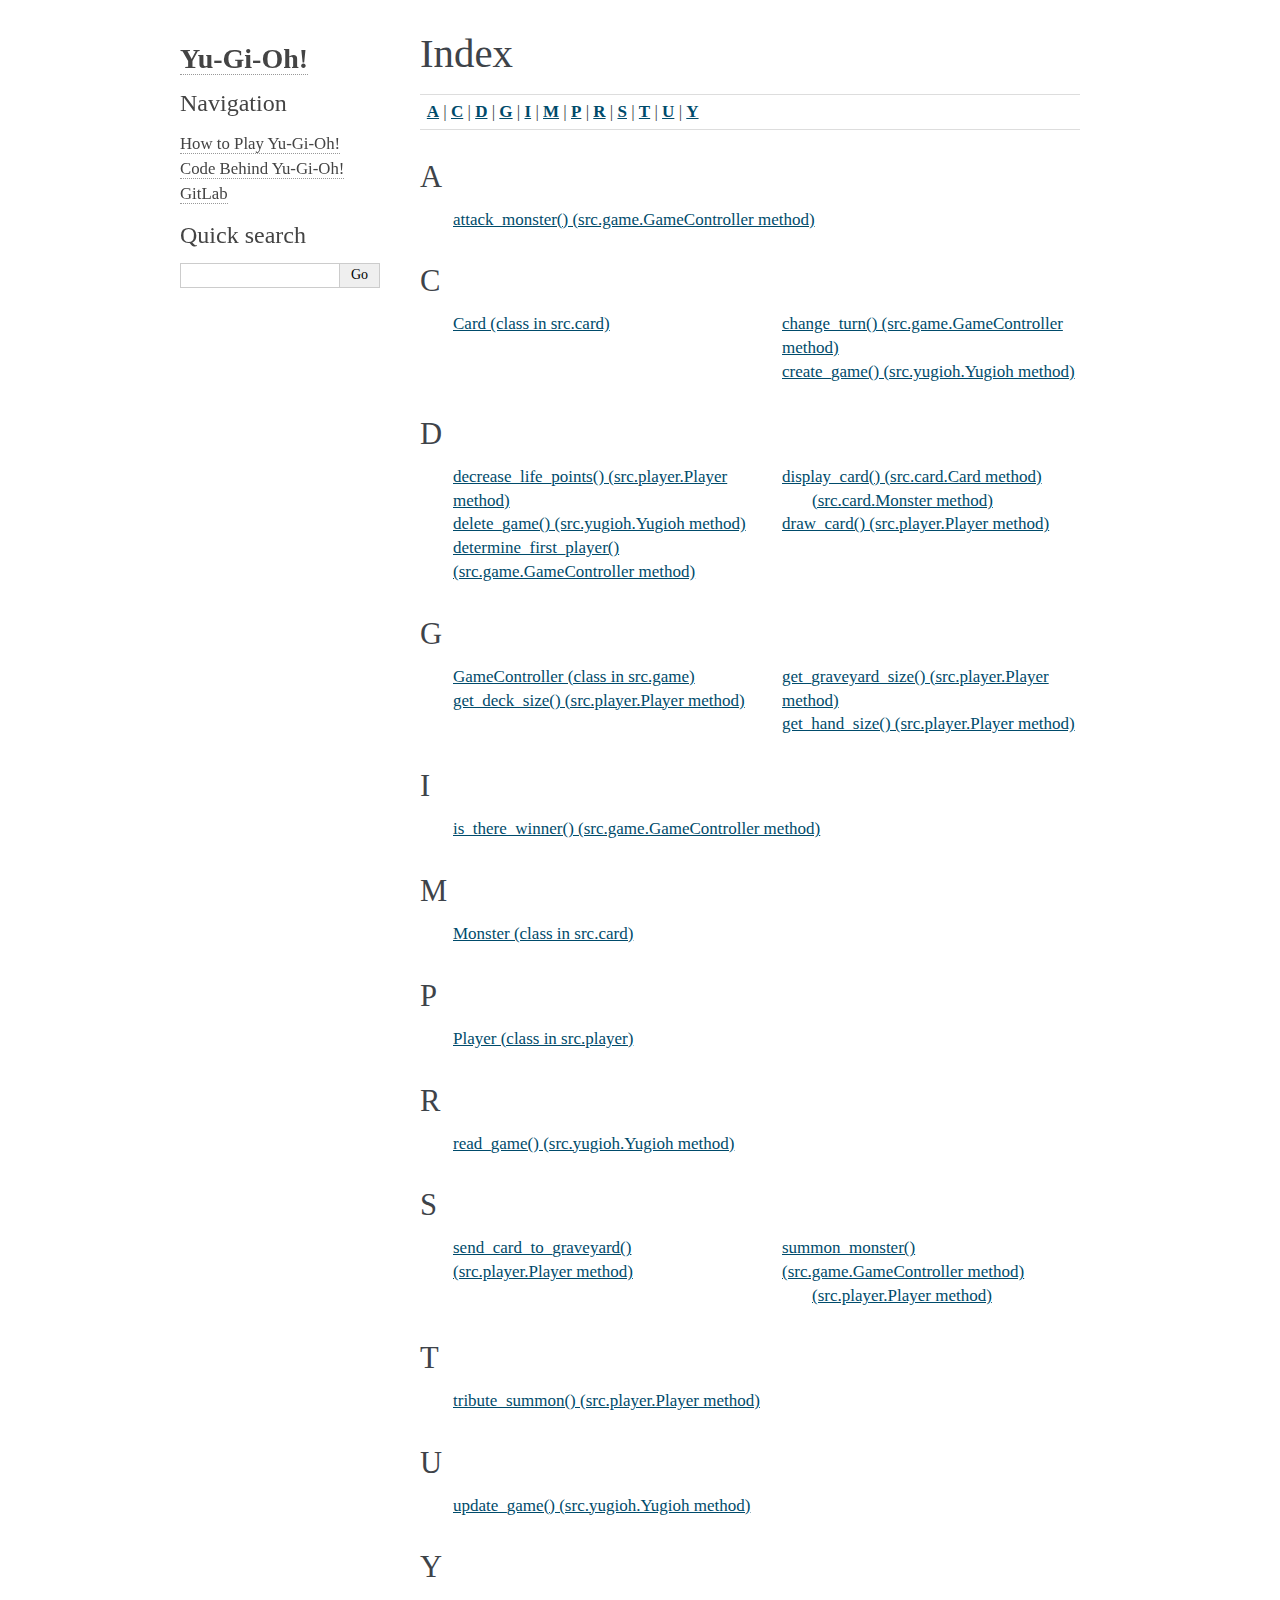
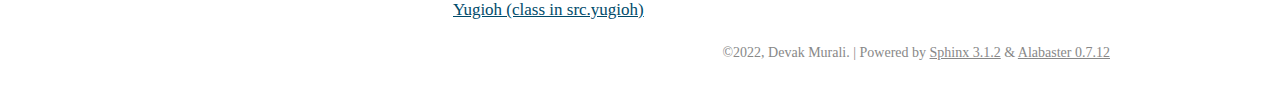
<file: genindex.html>
<!DOCTYPE html>

<html>
  <head>
    <meta charset="utf-8" />
    <meta name="viewport" content="width=device-width, initial-scale=1.0">
    <title>Index &#8212; Yu-Gi-Oh! v0.0.1 documentation</title>
    <link rel="stylesheet" href="_static/alabaster.css" type="text/css" />
    <link rel="stylesheet" href="_static/pygments.css" type="text/css" />
    <script id="documentation_options" data-url_root="./" src="_static/documentation_options.js"></script>
    <script src="_static/jquery.js"></script>
    <script src="_static/underscore.js"></script>
    <script src="_static/doctools.js"></script>
    <script src="_static/language_data.js"></script>
    <link rel="index" title="Index" href="#" />
    <link rel="search" title="Search" href="search.html" />
   
  <link rel="stylesheet" href="_static/custom.css" type="text/css" />
  
  
  <meta name="viewport" content="width=device-width, initial-scale=0.9, maximum-scale=0.9" />

  </head><body>
  <div class="document">
    
      <div class="sphinxsidebar" role="navigation" aria-label="main navigation">
        <div class="sphinxsidebarwrapper">
<h1 class="logo"><a href="index.html">Yu-Gi-Oh!</a></h1>








<h3>Navigation</h3>
<ul>
<li class="toctree-l1"><a class="reference internal" href="howtoplay.html">How to Play Yu-Gi-Oh!</a></li>
<li class="toctree-l1"><a class="reference internal" href="classes.html">Code Behind Yu-Gi-Oh!</a></li>
<li class="toctree-l1"><a class="reference external" href="https://cmsc435.garrettvanhoy.com/hai265/yugioh">GitLab</a></li>
</ul>

<div class="relations">
<h3>Related Topics</h3>
<ul>
  <li><a href="index.html">Documentation overview</a><ul>
  </ul></li>
</ul>
</div>
<div id="searchbox" style="display: none" role="search">
  <h3 id="searchlabel">Quick search</h3>
    <div class="searchformwrapper">
    <form class="search" action="search.html" method="get">
      <input type="text" name="q" aria-labelledby="searchlabel" />
      <input type="submit" value="Go" />
    </form>
    </div>
</div>
<script>$('#searchbox').show(0);</script>








        </div>
      </div>
      <div class="documentwrapper">
        <div class="bodywrapper">
          

          <div class="body" role="main">
            

<h1 id="index">Index</h1>

<div class="genindex-jumpbox">
 <a href="#A"><strong>A</strong></a>
 | <a href="#C"><strong>C</strong></a>
 | <a href="#D"><strong>D</strong></a>
 | <a href="#G"><strong>G</strong></a>
 | <a href="#I"><strong>I</strong></a>
 | <a href="#M"><strong>M</strong></a>
 | <a href="#P"><strong>P</strong></a>
 | <a href="#R"><strong>R</strong></a>
 | <a href="#S"><strong>S</strong></a>
 | <a href="#T"><strong>T</strong></a>
 | <a href="#U"><strong>U</strong></a>
 | <a href="#Y"><strong>Y</strong></a>
 
</div>
<h2 id="A">A</h2>
<table style="width: 100%" class="indextable genindextable"><tr>
  <td style="width: 33%; vertical-align: top;"><ul>
      <li><a href="classes.html#src.game.GameController.attack_monster">attack_monster() (src.game.GameController method)</a>
</li>
  </ul></td>
</tr></table>

<h2 id="C">C</h2>
<table style="width: 100%" class="indextable genindextable"><tr>
  <td style="width: 33%; vertical-align: top;"><ul>
      <li><a href="classes.html#src.card.Card">Card (class in src.card)</a>
</li>
  </ul></td>
  <td style="width: 33%; vertical-align: top;"><ul>
      <li><a href="classes.html#src.game.GameController.change_turn">change_turn() (src.game.GameController method)</a>
</li>
      <li><a href="classes.html#src.yugioh.Yugioh.create_game">create_game() (src.yugioh.Yugioh method)</a>
</li>
  </ul></td>
</tr></table>

<h2 id="D">D</h2>
<table style="width: 100%" class="indextable genindextable"><tr>
  <td style="width: 33%; vertical-align: top;"><ul>
      <li><a href="classes.html#src.player.Player.decrease_life_points">decrease_life_points() (src.player.Player method)</a>
</li>
      <li><a href="classes.html#src.yugioh.Yugioh.delete_game">delete_game() (src.yugioh.Yugioh method)</a>
</li>
      <li><a href="classes.html#src.game.GameController.determine_first_player">determine_first_player() (src.game.GameController method)</a>
</li>
  </ul></td>
  <td style="width: 33%; vertical-align: top;"><ul>
      <li><a href="classes.html#src.card.Card.display_card">display_card() (src.card.Card method)</a>

      <ul>
        <li><a href="classes.html#src.card.Monster.display_card">(src.card.Monster method)</a>
</li>
      </ul></li>
      <li><a href="classes.html#src.player.Player.draw_card">draw_card() (src.player.Player method)</a>
</li>
  </ul></td>
</tr></table>

<h2 id="G">G</h2>
<table style="width: 100%" class="indextable genindextable"><tr>
  <td style="width: 33%; vertical-align: top;"><ul>
      <li><a href="classes.html#src.game.GameController">GameController (class in src.game)</a>
</li>
      <li><a href="classes.html#src.player.Player.get_deck_size">get_deck_size() (src.player.Player method)</a>
</li>
  </ul></td>
  <td style="width: 33%; vertical-align: top;"><ul>
      <li><a href="classes.html#src.player.Player.get_graveyard_size">get_graveyard_size() (src.player.Player method)</a>
</li>
      <li><a href="classes.html#src.player.Player.get_hand_size">get_hand_size() (src.player.Player method)</a>
</li>
  </ul></td>
</tr></table>

<h2 id="I">I</h2>
<table style="width: 100%" class="indextable genindextable"><tr>
  <td style="width: 33%; vertical-align: top;"><ul>
      <li><a href="classes.html#src.game.GameController.is_there_winner">is_there_winner() (src.game.GameController method)</a>
</li>
  </ul></td>
</tr></table>

<h2 id="M">M</h2>
<table style="width: 100%" class="indextable genindextable"><tr>
  <td style="width: 33%; vertical-align: top;"><ul>
      <li><a href="classes.html#src.card.Monster">Monster (class in src.card)</a>
</li>
  </ul></td>
</tr></table>

<h2 id="P">P</h2>
<table style="width: 100%" class="indextable genindextable"><tr>
  <td style="width: 33%; vertical-align: top;"><ul>
      <li><a href="classes.html#src.player.Player">Player (class in src.player)</a>
</li>
  </ul></td>
</tr></table>

<h2 id="R">R</h2>
<table style="width: 100%" class="indextable genindextable"><tr>
  <td style="width: 33%; vertical-align: top;"><ul>
      <li><a href="classes.html#src.yugioh.Yugioh.read_game">read_game() (src.yugioh.Yugioh method)</a>
</li>
  </ul></td>
</tr></table>

<h2 id="S">S</h2>
<table style="width: 100%" class="indextable genindextable"><tr>
  <td style="width: 33%; vertical-align: top;"><ul>
      <li><a href="classes.html#src.player.Player.send_card_to_graveyard">send_card_to_graveyard() (src.player.Player method)</a>
</li>
  </ul></td>
  <td style="width: 33%; vertical-align: top;"><ul>
      <li><a href="classes.html#src.game.GameController.summon_monster">summon_monster() (src.game.GameController method)</a>

      <ul>
        <li><a href="classes.html#src.player.Player.summon_monster">(src.player.Player method)</a>
</li>
      </ul></li>
  </ul></td>
</tr></table>

<h2 id="T">T</h2>
<table style="width: 100%" class="indextable genindextable"><tr>
  <td style="width: 33%; vertical-align: top;"><ul>
      <li><a href="classes.html#src.player.Player.tribute_summon">tribute_summon() (src.player.Player method)</a>
</li>
  </ul></td>
</tr></table>

<h2 id="U">U</h2>
<table style="width: 100%" class="indextable genindextable"><tr>
  <td style="width: 33%; vertical-align: top;"><ul>
      <li><a href="classes.html#src.yugioh.Yugioh.update_game">update_game() (src.yugioh.Yugioh method)</a>
</li>
  </ul></td>
</tr></table>

<h2 id="Y">Y</h2>
<table style="width: 100%" class="indextable genindextable"><tr>
  <td style="width: 33%; vertical-align: top;"><ul>
      <li><a href="classes.html#src.yugioh.Yugioh">Yugioh (class in src.yugioh)</a>
</li>
  </ul></td>
</tr></table>



          </div>
          
        </div>
      </div>
    <div class="clearer"></div>
  </div>
    <div class="footer">
      &copy;2022, Devak Murali.
      
      |
      Powered by <a href="http://sphinx-doc.org/">Sphinx 3.1.2</a>
      &amp; <a href="https://github.com/bitprophet/alabaster">Alabaster 0.7.12</a>
      
    </div>

    

    
  </body>
</html>
</file>
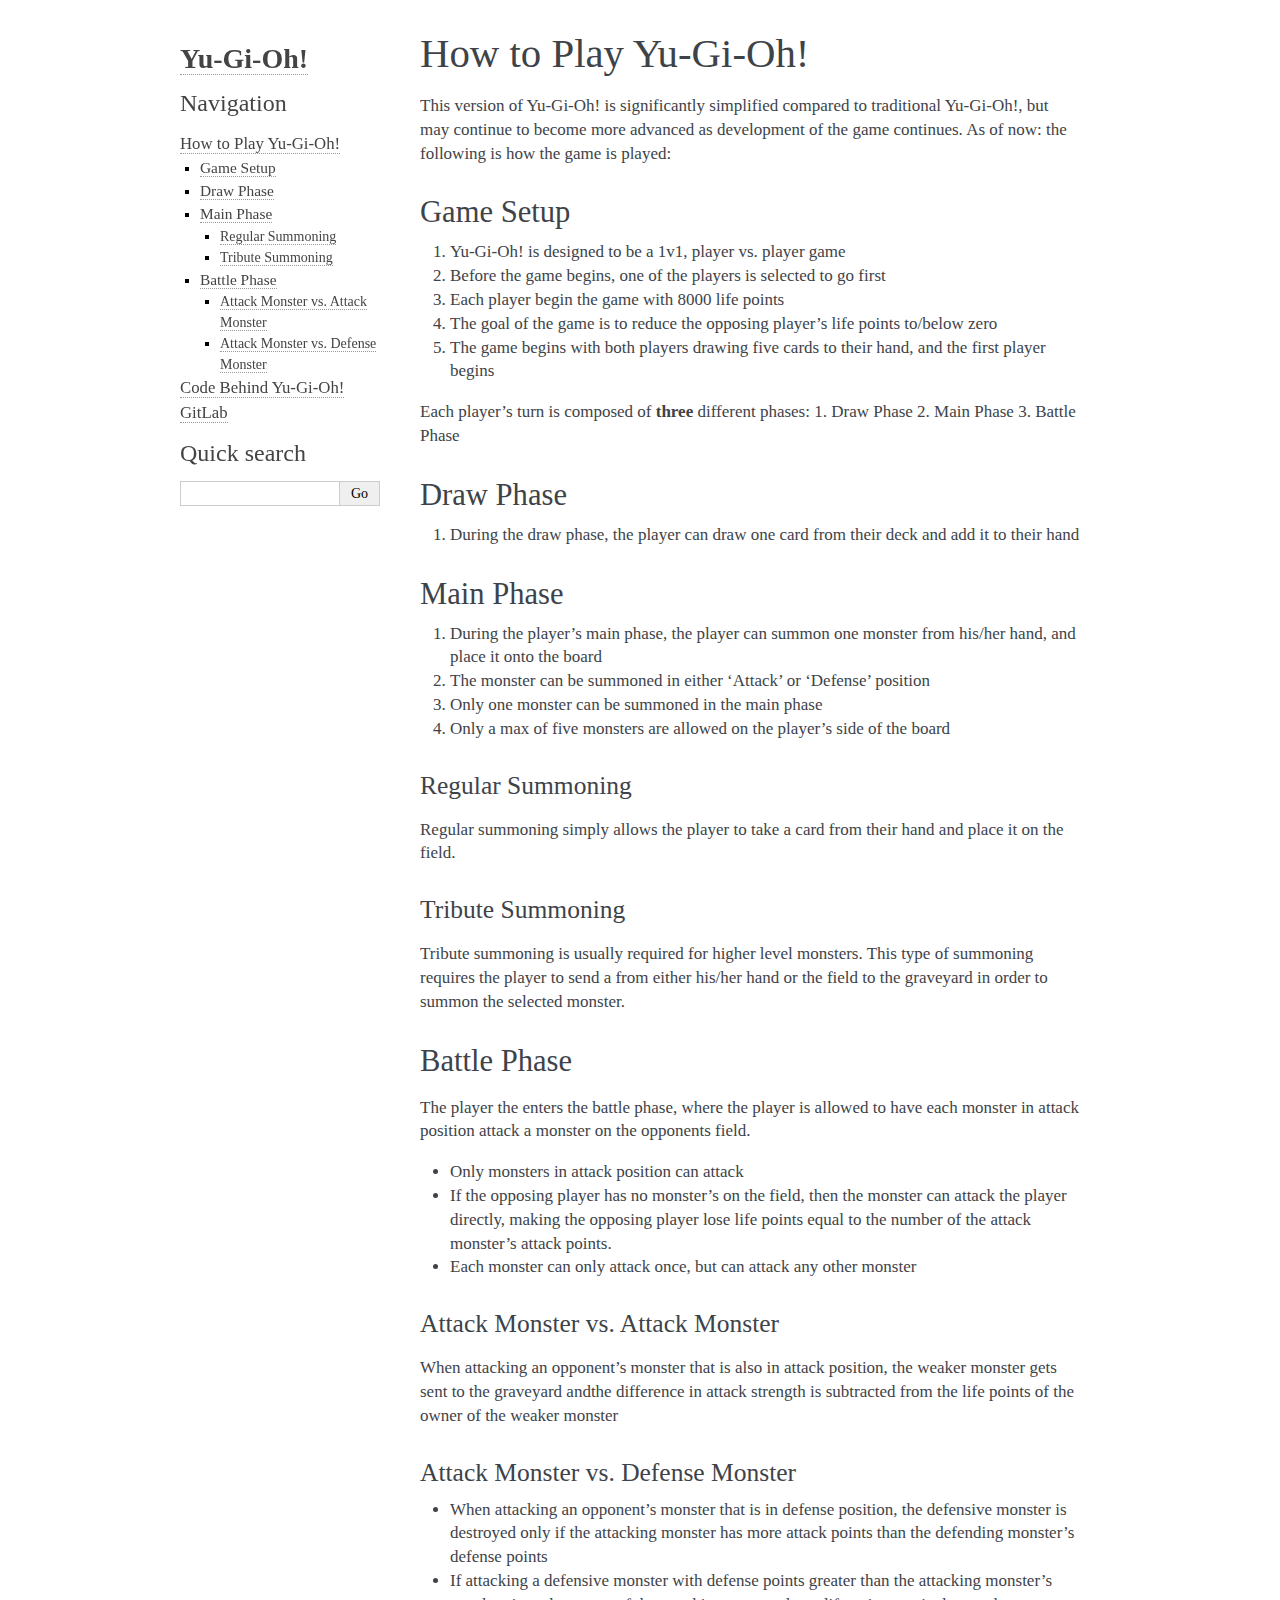
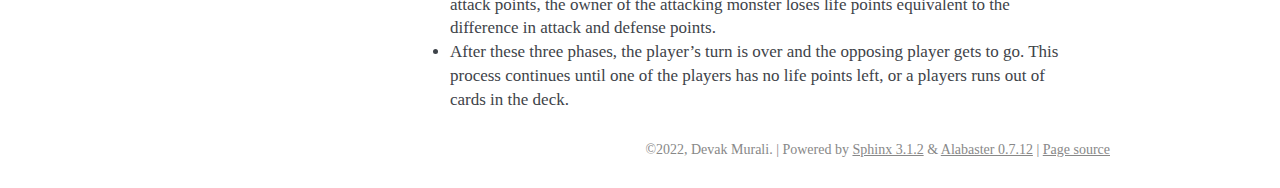
<file: howtoplay.html>
<!DOCTYPE html>

<html>
  <head>
    <meta charset="utf-8" />
    <meta name="viewport" content="width=device-width, initial-scale=1.0">
    <title>How to Play Yu-Gi-Oh! &#8212; Yu-Gi-Oh! v0.0.1 documentation</title>
    <link rel="stylesheet" href="_static/alabaster.css" type="text/css" />
    <link rel="stylesheet" href="_static/pygments.css" type="text/css" />
    <script id="documentation_options" data-url_root="./" src="_static/documentation_options.js"></script>
    <script src="_static/jquery.js"></script>
    <script src="_static/underscore.js"></script>
    <script src="_static/doctools.js"></script>
    <script src="_static/language_data.js"></script>
    <link rel="index" title="Index" href="genindex.html" />
    <link rel="search" title="Search" href="search.html" />
    <link rel="next" title="Code Behind Yu-Gi-Oh!" href="classes.html" />
    <link rel="prev" title="Welcome to Yu-Gi-Oh! in Python" href="index.html" />
   
  <link rel="stylesheet" href="_static/custom.css" type="text/css" />
  
  
  <meta name="viewport" content="width=device-width, initial-scale=0.9, maximum-scale=0.9" />

  </head><body>
  <div class="document">
    
      <div class="sphinxsidebar" role="navigation" aria-label="main navigation">
        <div class="sphinxsidebarwrapper">
<h1 class="logo"><a href="index.html">Yu-Gi-Oh!</a></h1>








<h3>Navigation</h3>
<ul class="current">
<li class="toctree-l1 current"><a class="current reference internal" href="#">How to Play Yu-Gi-Oh!</a><ul>
<li class="toctree-l2"><a class="reference internal" href="#game-setup">Game Setup</a></li>
<li class="toctree-l2"><a class="reference internal" href="#draw-phase">Draw Phase</a></li>
<li class="toctree-l2"><a class="reference internal" href="#main-phase">Main Phase</a><ul>
<li class="toctree-l3"><a class="reference internal" href="#regular-summoning">Regular Summoning</a></li>
<li class="toctree-l3"><a class="reference internal" href="#tribute-summoning">Tribute Summoning</a></li>
</ul>
</li>
<li class="toctree-l2"><a class="reference internal" href="#battle-phase">Battle Phase</a><ul>
<li class="toctree-l3"><a class="reference internal" href="#attack-monster-vs-attack-monster">Attack Monster vs. Attack Monster</a></li>
<li class="toctree-l3"><a class="reference internal" href="#attack-monster-vs-defense-monster">Attack Monster vs. Defense Monster</a></li>
</ul>
</li>
</ul>
</li>
<li class="toctree-l1"><a class="reference internal" href="classes.html">Code Behind Yu-Gi-Oh!</a></li>
<li class="toctree-l1"><a class="reference external" href="https://cmsc435.garrettvanhoy.com/hai265/yugioh">GitLab</a></li>
</ul>

<div class="relations">
<h3>Related Topics</h3>
<ul>
  <li><a href="index.html">Documentation overview</a><ul>
      <li>Previous: <a href="index.html" title="previous chapter">Welcome to Yu-Gi-Oh! in Python</a></li>
      <li>Next: <a href="classes.html" title="next chapter">Code Behind Yu-Gi-Oh!</a></li>
  </ul></li>
</ul>
</div>
<div id="searchbox" style="display: none" role="search">
  <h3 id="searchlabel">Quick search</h3>
    <div class="searchformwrapper">
    <form class="search" action="search.html" method="get">
      <input type="text" name="q" aria-labelledby="searchlabel" />
      <input type="submit" value="Go" />
    </form>
    </div>
</div>
<script>$('#searchbox').show(0);</script>








        </div>
      </div>
      <div class="documentwrapper">
        <div class="bodywrapper">
          

          <div class="body" role="main">
            
  <div class="section" id="how-to-play-yu-gi-oh">
<h1>How to Play Yu-Gi-Oh!<a class="headerlink" href="#how-to-play-yu-gi-oh" title="Permalink to this headline">¶</a></h1>
<p>This version of Yu-Gi-Oh! is significantly simplified compared to traditional Yu-Gi-Oh!, but may continue to become more advanced as development of the game continues. As of now: the following is how the game is played:</p>
<div class="section" id="game-setup">
<h2>Game Setup<a class="headerlink" href="#game-setup" title="Permalink to this headline">¶</a></h2>
<ol class="arabic simple">
<li><p>Yu-Gi-Oh! is designed to be a 1v1, player vs. player game</p></li>
<li><p>Before the game begins, one of the players is selected to go first</p></li>
<li><p>Each player begin the game with 8000 life points</p></li>
<li><p>The goal of the game is to reduce the opposing player’s life points to/below zero</p></li>
<li><p>The game begins with both players drawing five cards to their hand, and the first player begins</p></li>
</ol>
<p>Each player’s turn is composed of <strong>three</strong> different phases:
1. Draw Phase
2. Main Phase
3. Battle Phase</p>
</div>
<div class="section" id="draw-phase">
<h2>Draw Phase<a class="headerlink" href="#draw-phase" title="Permalink to this headline">¶</a></h2>
<ol class="arabic simple">
<li><p>During the draw phase, the player can draw one card from their deck and add it to their hand</p></li>
</ol>
</div>
<div class="section" id="main-phase">
<h2>Main Phase<a class="headerlink" href="#main-phase" title="Permalink to this headline">¶</a></h2>
<ol class="arabic simple">
<li><p>During the player’s main phase, the player can summon one monster from his/her hand, and place it onto the board</p></li>
<li><p>The monster can be summoned in either ‘Attack’ or ‘Defense’ position</p></li>
<li><p>Only one monster can be summoned in the main phase</p></li>
<li><p>Only a max of five monsters are allowed on the player’s side of the board</p></li>
</ol>
<div class="section" id="regular-summoning">
<h3>Regular Summoning<a class="headerlink" href="#regular-summoning" title="Permalink to this headline">¶</a></h3>
<p>Regular summoning simply allows the player to take a card from their hand and place it on the field.</p>
</div>
<div class="section" id="tribute-summoning">
<h3>Tribute Summoning<a class="headerlink" href="#tribute-summoning" title="Permalink to this headline">¶</a></h3>
<p>Tribute summoning is usually required for higher level monsters. This type of summoning requires the player to send a from either his/her hand or the field to the graveyard in order to summon the selected monster.</p>
</div>
</div>
<div class="section" id="battle-phase">
<h2>Battle Phase<a class="headerlink" href="#battle-phase" title="Permalink to this headline">¶</a></h2>
<p>The player the enters the battle phase, where the player is allowed to have each monster in attack position attack a monster on the opponents field.</p>
<ul class="simple">
<li><p>Only monsters in attack position can attack</p></li>
<li><p>If the opposing player has no monster’s on the field, then the monster can attack the player directly, making the opposing player lose life points equal to the number of the attack monster’s attack points.</p></li>
<li><p>Each monster can only attack once, but can attack any other monster</p></li>
</ul>
<div class="section" id="attack-monster-vs-attack-monster">
<h3>Attack Monster vs. Attack Monster<a class="headerlink" href="#attack-monster-vs-attack-monster" title="Permalink to this headline">¶</a></h3>
<p>When attacking an opponent’s monster that is also in attack position, the weaker monster gets sent to the graveyard andthe difference in attack strength is subtracted from the life points of the owner of the weaker monster</p>
</div>
<div class="section" id="attack-monster-vs-defense-monster">
<h3>Attack Monster vs. Defense Monster<a class="headerlink" href="#attack-monster-vs-defense-monster" title="Permalink to this headline">¶</a></h3>
<ul class="simple">
<li><p>When attacking an opponent’s monster that is in defense position, the defensive monster is destroyed only if the attacking monster has more attack points than the defending monster’s defense points</p></li>
<li><p>If attacking a defensive monster with defense points greater than the attacking monster’s attack points, the owner of the attacking monster loses life points equivalent to the difference in attack and defense points.</p></li>
<li><p>After these three phases, the player’s turn is over and the opposing player gets to go. This process continues until one of the players has no life points left, or a players runs out of cards in the deck.</p></li>
</ul>
</div>
</div>
</div>


          </div>
          
        </div>
      </div>
    <div class="clearer"></div>
  </div>
    <div class="footer">
      &copy;2022, Devak Murali.
      
      |
      Powered by <a href="http://sphinx-doc.org/">Sphinx 3.1.2</a>
      &amp; <a href="https://github.com/bitprophet/alabaster">Alabaster 0.7.12</a>
      
      |
      <a href="_sources/howtoplay.rst.txt"
          rel="nofollow">Page source</a>
    </div>

    

    
  </body>
</html>
</file>
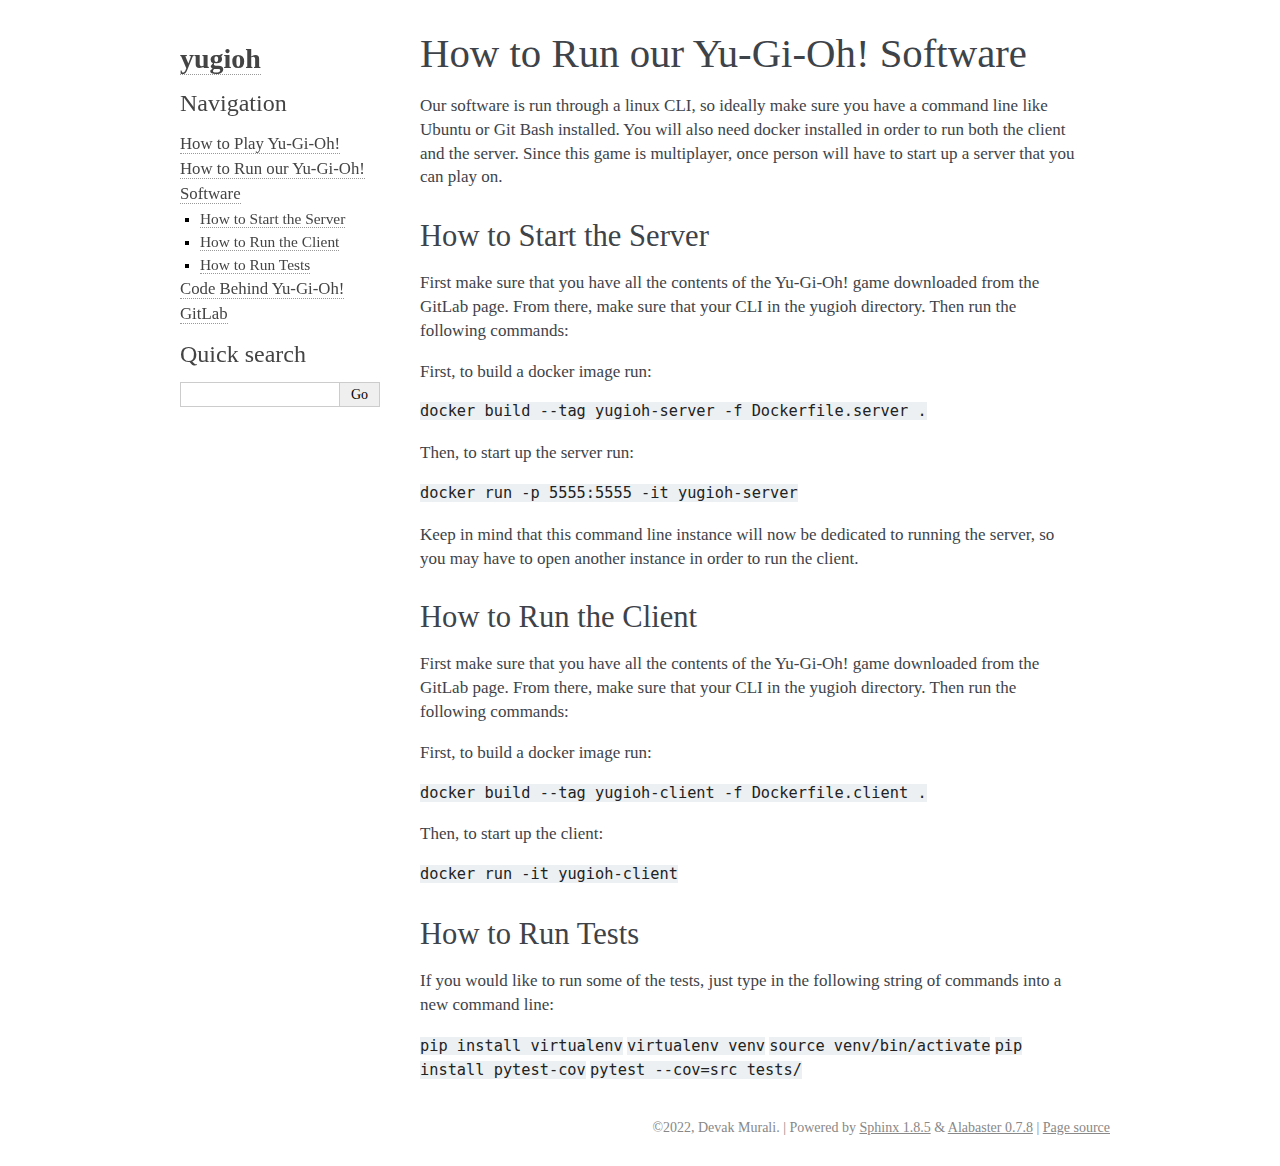
<file: howtorunsoftware.html>
<!DOCTYPE html PUBLIC "-//W3C//DTD XHTML 1.0 Transitional//EN"
  "http://www.w3.org/TR/xhtml1/DTD/xhtml1-transitional.dtd">

<html xmlns="http://www.w3.org/1999/xhtml">
  <head>
    <meta http-equiv="X-UA-Compatible" content="IE=Edge" />
    <meta http-equiv="Content-Type" content="text/html; charset=utf-8" />
    <title>How to Run our Yu-Gi-Oh! Software &#8212; yugioh v0.0.2 documentation</title>
    <link rel="stylesheet" href="_static/alabaster.css" type="text/css" />
    <link rel="stylesheet" href="_static/pygments.css" type="text/css" />
    <script type="text/javascript" id="documentation_options" data-url_root="./" src="_static/documentation_options.js"></script>
    <script type="text/javascript" src="_static/jquery.js"></script>
    <script type="text/javascript" src="_static/underscore.js"></script>
    <script type="text/javascript" src="_static/doctools.js"></script>
    <script type="text/javascript" src="_static/language_data.js"></script>
    <link rel="index" title="Index" href="genindex.html" />
    <link rel="search" title="Search" href="search.html" />
    <link rel="next" title="Code Behind Yu-Gi-Oh!" href="classes.html" />
    <link rel="prev" title="How to Play Yu-Gi-Oh!" href="howtoplay.html" />
   
  <link rel="stylesheet" href="_static/custom.css" type="text/css" />
  
  <meta name="viewport" content="width=device-width, initial-scale=0.9, maximum-scale=0.9" />

  </head><body>
  

    <div class="document">
      <div class="documentwrapper">
        <div class="bodywrapper">
          <div class="body" role="main">
            
  <div class="section" id="how-to-run-our-yu-gi-oh-software">
<h1>How to Run our Yu-Gi-Oh! Software<a class="headerlink" href="#how-to-run-our-yu-gi-oh-software" title="Permalink to this headline">¶</a></h1>
<p>Our software is run through a linux CLI, so ideally make sure you have a command line like Ubuntu or Git Bash installed. You will also need docker installed in order to run both the client and the server. Since this game is multiplayer, once person will have to start up a server that you can play on.</p>
<div class="section" id="how-to-start-the-server">
<h2>How to Start the Server<a class="headerlink" href="#how-to-start-the-server" title="Permalink to this headline">¶</a></h2>
<p>First make sure that you have all the contents of the Yu-Gi-Oh! game downloaded from the GitLab page. From there, make sure that your CLI in the yugioh directory. Then run the following commands:</p>
<p>First, to build a docker image run:</p>
<p><code class="docutils literal notranslate"><span class="pre">docker</span> <span class="pre">build</span> <span class="pre">--tag</span> <span class="pre">yugioh-server</span> <span class="pre">-f</span> <span class="pre">Dockerfile.server</span> <span class="pre">.</span></code></p>
<p>Then, to start up the server run:</p>
<p><code class="docutils literal notranslate"><span class="pre">docker</span> <span class="pre">run</span> <span class="pre">-p</span> <span class="pre">5555:5555</span> <span class="pre">-it</span> <span class="pre">yugioh-server</span></code></p>
<p>Keep in mind that this command line instance will now be dedicated to running the server, so you may have to open another instance in order to run the client.</p>
</div>
<div class="section" id="how-to-run-the-client">
<h2>How to Run the Client<a class="headerlink" href="#how-to-run-the-client" title="Permalink to this headline">¶</a></h2>
<p>First make sure that you have all the contents of the Yu-Gi-Oh! game downloaded from the GitLab page. From there, make sure that your CLI in the yugioh directory. Then run the following commands:</p>
<p>First, to build a docker image run:</p>
<p><code class="docutils literal notranslate"><span class="pre">docker</span> <span class="pre">build</span> <span class="pre">--tag</span> <span class="pre">yugioh-client</span> <span class="pre">-f</span> <span class="pre">Dockerfile.client</span> <span class="pre">.</span></code></p>
<p>Then, to start up the client:</p>
<p><code class="docutils literal notranslate"><span class="pre">docker</span> <span class="pre">run</span> <span class="pre">-it</span> <span class="pre">yugioh-client</span></code></p>
</div>
<div class="section" id="how-to-run-tests">
<h2>How to Run Tests<a class="headerlink" href="#how-to-run-tests" title="Permalink to this headline">¶</a></h2>
<p>If you would like to run some of the tests, just type in the following string of commands into a new command line:</p>
<p><code class="docutils literal notranslate"><span class="pre">pip</span> <span class="pre">install</span> <span class="pre">virtualenv</span></code>
<code class="docutils literal notranslate"><span class="pre">virtualenv</span> <span class="pre">venv</span></code>
<code class="docutils literal notranslate"><span class="pre">source</span> <span class="pre">venv/bin/activate</span></code>
<code class="docutils literal notranslate"><span class="pre">pip</span> <span class="pre">install</span> <span class="pre">pytest-cov</span></code>
<code class="docutils literal notranslate"><span class="pre">pytest</span> <span class="pre">--cov=src</span> <span class="pre">tests/</span></code></p>
</div>
</div>


          </div>
        </div>
      </div>
      <div class="sphinxsidebar" role="navigation" aria-label="main navigation">
        <div class="sphinxsidebarwrapper">
<h1 class="logo"><a href="contents.html">yugioh</a></h1>








<h3>Navigation</h3>
<ul class="current">
<li class="toctree-l1"><a class="reference internal" href="howtoplay.html">How to Play Yu-Gi-Oh!</a></li>
<li class="toctree-l1 current"><a class="current reference internal" href="#">How to Run our Yu-Gi-Oh! Software</a><ul>
<li class="toctree-l2"><a class="reference internal" href="#how-to-start-the-server">How to Start the Server</a></li>
<li class="toctree-l2"><a class="reference internal" href="#how-to-run-the-client">How to Run the Client</a></li>
<li class="toctree-l2"><a class="reference internal" href="#how-to-run-tests">How to Run Tests</a></li>
</ul>
</li>
<li class="toctree-l1"><a class="reference internal" href="classes.html">Code Behind Yu-Gi-Oh!</a></li>
<li class="toctree-l1"><a class="reference external" href="https://cmsc435.garrettvanhoy.com/hai265/yugioh">GitLab</a></li>
</ul>

<div class="relations">
<h3>Related Topics</h3>
<ul>
  <li><a href="contents.html">Documentation overview</a><ul>
      <li>Previous: <a href="howtoplay.html" title="previous chapter">How to Play Yu-Gi-Oh!</a></li>
      <li>Next: <a href="classes.html" title="next chapter">Code Behind Yu-Gi-Oh!</a></li>
  </ul></li>
</ul>
</div>
<div id="searchbox" style="display: none" role="search">
  <h3>Quick search</h3>
    <div class="searchformwrapper">
    <form class="search" action="search.html" method="get">
      <input type="text" name="q" />
      <input type="submit" value="Go" />
      <input type="hidden" name="check_keywords" value="yes" />
      <input type="hidden" name="area" value="default" />
    </form>
    </div>
</div>
<script type="text/javascript">$('#searchbox').show(0);</script>
        </div>
      </div>
      <div class="clearer"></div>
    </div>
    <div class="footer">
      &copy;2022, Devak Murali.
      
      |
      Powered by <a href="http://sphinx-doc.org/">Sphinx 1.8.5</a>
      &amp; <a href="https://github.com/bitprophet/alabaster">Alabaster 0.7.8</a>
      
      |
      <a href="_sources/howtorunsoftware.rst.txt"
          rel="nofollow">Page source</a>
    </div>

    

    
  </body>
</html>
</file>
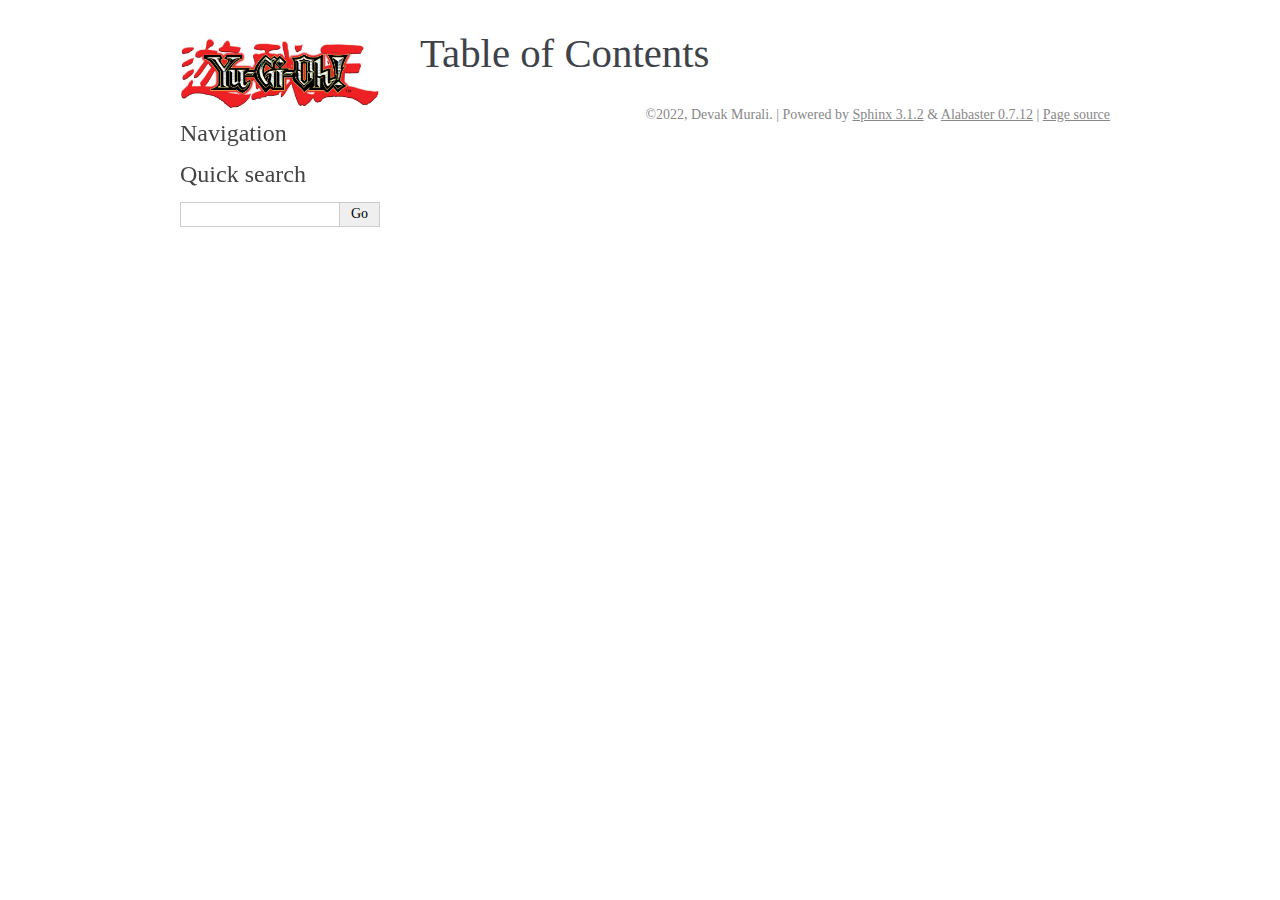
<file: nav.html>
<!DOCTYPE html>

<html>
  <head>
    <meta charset="utf-8" />
    <meta name="viewport" content="width=device-width, initial-scale=1.0">
    <title>Table of Contents &#8212; Yu-Gi-Oh! v0.0.1 documentation</title>
    <link rel="stylesheet" href="_static/alabaster.css" type="text/css" />
    <link rel="stylesheet" href="_static/pygments.css" type="text/css" />
    <script id="documentation_options" data-url_root="./" src="_static/documentation_options.js"></script>
    <script src="_static/jquery.js"></script>
    <script src="_static/underscore.js"></script>
    <script src="_static/doctools.js"></script>
    <script src="_static/language_data.js"></script>
    <link rel="index" title="Index" href="genindex.html" />
    <link rel="search" title="Search" href="search.html" />
   
  <link rel="stylesheet" href="_static/custom.css" type="text/css" />
  
  
  <meta name="viewport" content="width=device-width, initial-scale=0.9, maximum-scale=0.9" />

  </head><body>
  

    <div class="document">
      <div class="documentwrapper">
        <div class="bodywrapper">
          

          <div class="body" role="main">
            
  <div class="section" id="table-of-contents">
<h1>Table of Contents<a class="headerlink" href="#table-of-contents" title="Permalink to this headline">¶</a></h1>
<div class="toctree-wrapper compound">
</div>
</div>


          </div>
          
        </div>
      </div>
      <div class="sphinxsidebar" role="navigation" aria-label="main navigation">
        <div class="sphinxsidebarwrapper">
<p class="logo">
  <a href="index.html">
    <img class="logo" src="_static/logo.jpg" alt="Logo"/>
    
  </a>
</p>








<h3>Navigation</h3>

<div class="relations">
<h3>Related Topics</h3>
<ul>
  <li><a href="index.html">Documentation overview</a><ul>
  </ul></li>
</ul>
</div>
<div id="searchbox" style="display: none" role="search">
  <h3 id="searchlabel">Quick search</h3>
    <div class="searchformwrapper">
    <form class="search" action="search.html" method="get">
      <input type="text" name="q" aria-labelledby="searchlabel" />
      <input type="submit" value="Go" />
    </form>
    </div>
</div>
<script>$('#searchbox').show(0);</script>








        </div>
      </div>
      <div class="clearer"></div>
    </div>
    <div class="footer">
      &copy;2022, Devak Murali.
      
      |
      Powered by <a href="http://sphinx-doc.org/">Sphinx 3.1.2</a>
      &amp; <a href="https://github.com/bitprophet/alabaster">Alabaster 0.7.12</a>
      
      |
      <a href="_sources/nav.rst.txt"
          rel="nofollow">Page source</a>
    </div>

    

    
  </body>
</html>
</file>
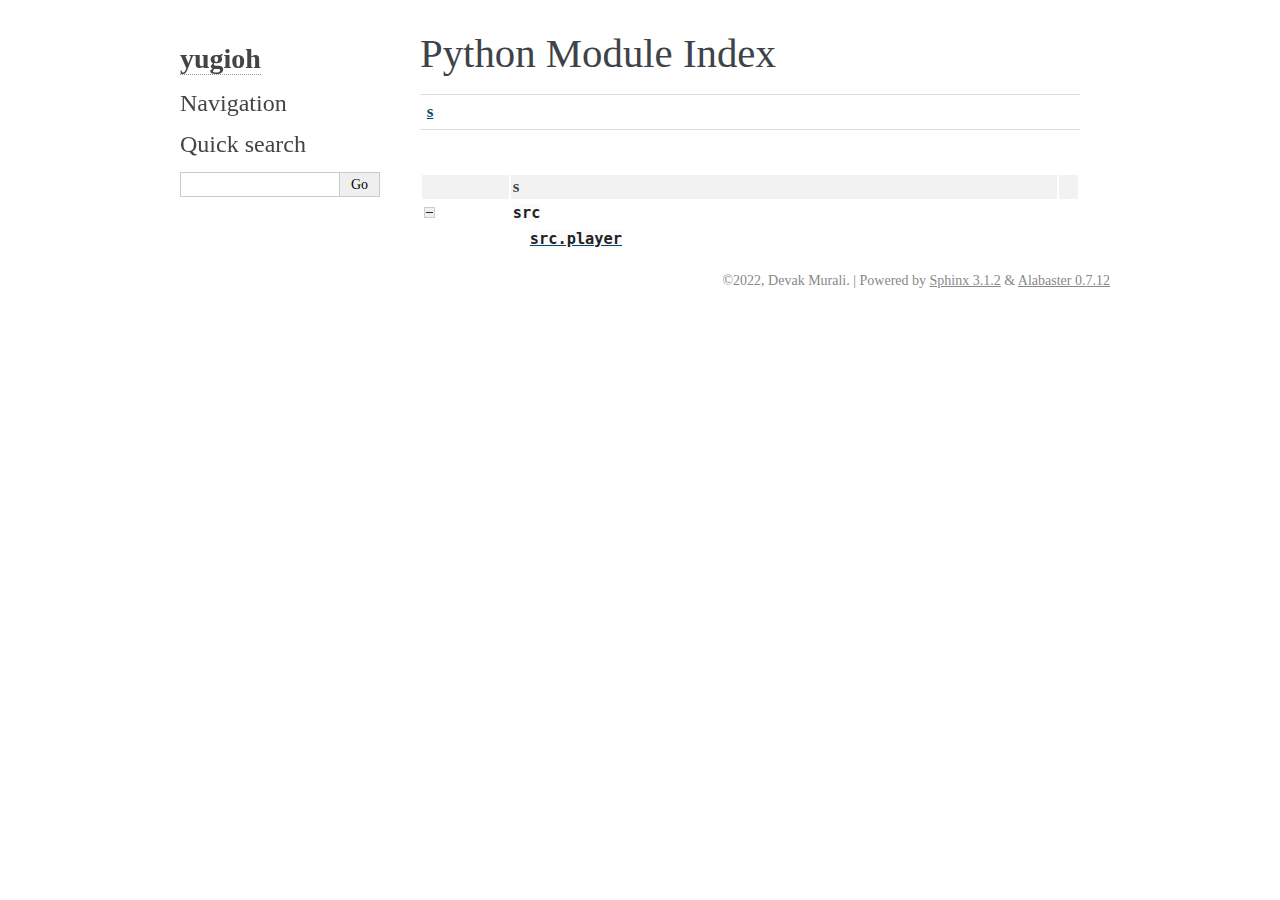
<file: py-modindex.html>
<!DOCTYPE html>

<html>
  <head>
    <meta charset="utf-8" />
    <meta name="viewport" content="width=device-width, initial-scale=1.0">
    <title>Python Module Index &#8212; yugioh v0.0.1 documentation</title>
    <link rel="stylesheet" href="_static/alabaster.css" type="text/css" />
    <link rel="stylesheet" href="_static/pygments.css" type="text/css" />
    <script id="documentation_options" data-url_root="./" src="_static/documentation_options.js"></script>
    <script src="_static/jquery.js"></script>
    <script src="_static/underscore.js"></script>
    <script src="_static/doctools.js"></script>
    <script src="_static/language_data.js"></script>
    <link rel="index" title="Index" href="genindex.html" />
    <link rel="search" title="Search" href="search.html" />

   
  <link rel="stylesheet" href="_static/custom.css" type="text/css" />
  
  
  <meta name="viewport" content="width=device-width, initial-scale=0.9, maximum-scale=0.9" />



  </head><body>
  

    <div class="document">
      <div class="documentwrapper">
        <div class="bodywrapper">
          

          <div class="body" role="main">
            

   <h1>Python Module Index</h1>

   <div class="modindex-jumpbox">
   <a href="#cap-s"><strong>s</strong></a>
   </div>

   <table class="indextable modindextable">
     <tr class="pcap"><td></td><td>&#160;</td><td></td></tr>
     <tr class="cap" id="cap-s"><td></td><td>
       <strong>s</strong></td><td></td></tr>
     <tr>
       <td><img src="_static/minus.png" class="toggler"
              id="toggle-1" style="display: none" alt="-" /></td>
       <td>
       <code class="xref">src</code></td><td>
       <em></em></td></tr>
     <tr class="cg-1">
       <td></td>
       <td>&#160;&#160;&#160;
       <a href="index.html#module-src.player"><code class="xref">src.player</code></a></td><td>
       <em></em></td></tr>
   </table>


          </div>
          
        </div>
      </div>
      <div class="sphinxsidebar" role="navigation" aria-label="main navigation">
        <div class="sphinxsidebarwrapper">
<h1 class="logo"><a href="index.html">yugioh</a></h1>








<h3>Navigation</h3>

<div class="relations">
<h3>Related Topics</h3>
<ul>
  <li><a href="index.html">Documentation overview</a><ul>
  </ul></li>
</ul>
</div>
<div id="searchbox" style="display: none" role="search">
  <h3 id="searchlabel">Quick search</h3>
    <div class="searchformwrapper">
    <form class="search" action="search.html" method="get">
      <input type="text" name="q" aria-labelledby="searchlabel" />
      <input type="submit" value="Go" />
    </form>
    </div>
</div>
<script>$('#searchbox').show(0);</script>








        </div>
      </div>
      <div class="clearer"></div>
    </div>
    <div class="footer">
      &copy;2022, Devak Murali.
      
      |
      Powered by <a href="http://sphinx-doc.org/">Sphinx 3.1.2</a>
      &amp; <a href="https://github.com/bitprophet/alabaster">Alabaster 0.7.12</a>
      
    </div>

    

    
  </body>
</html>
</file>
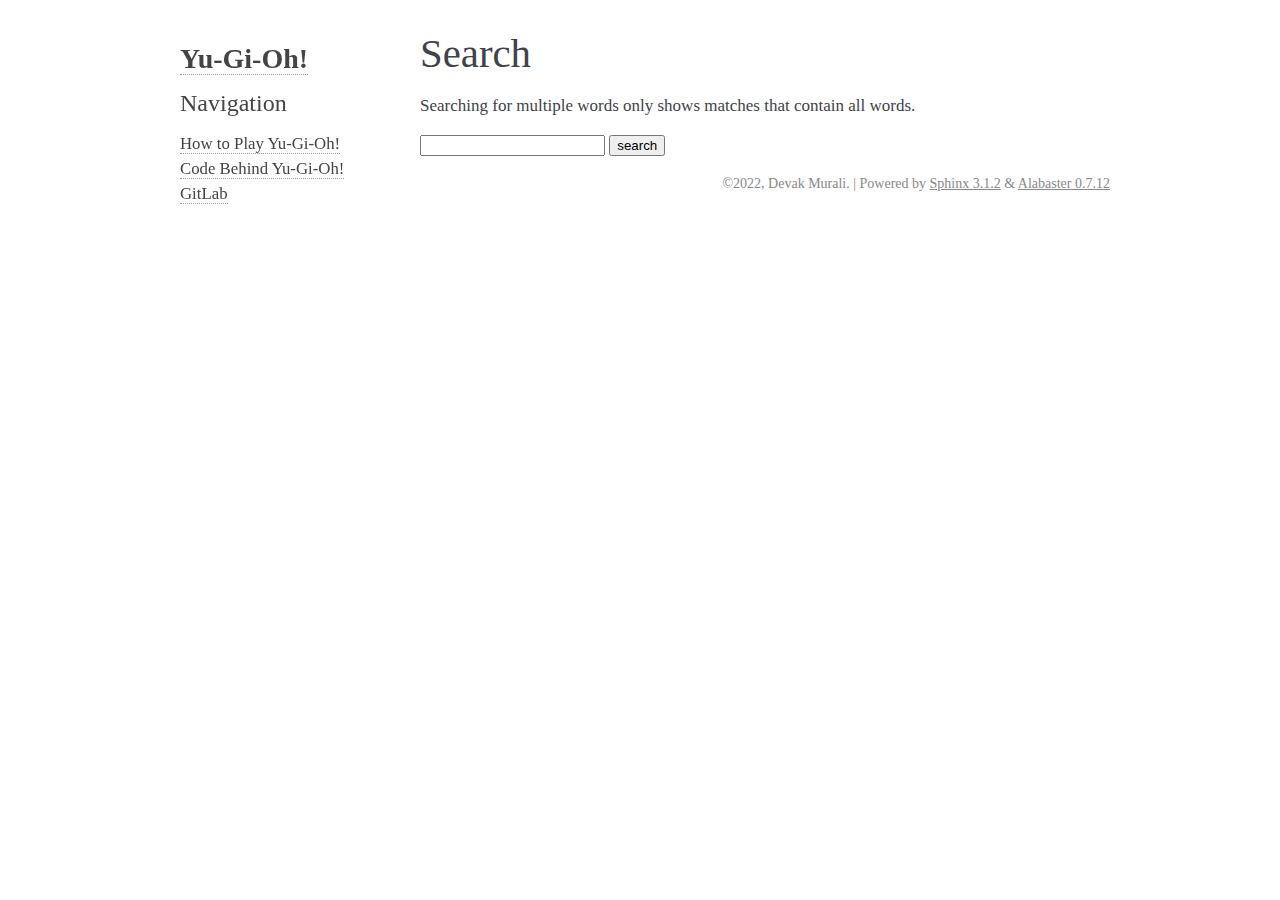
<file: search.html>
<!DOCTYPE html>

<html>
  <head>
    <meta charset="utf-8" />
    <meta name="viewport" content="width=device-width, initial-scale=1.0">
    <title>Search &#8212; Yu-Gi-Oh! v0.0.1 documentation</title>
    <link rel="stylesheet" href="_static/alabaster.css" type="text/css" />
    <link rel="stylesheet" href="_static/pygments.css" type="text/css" />
    
    <script id="documentation_options" data-url_root="./" src="_static/documentation_options.js"></script>
    <script src="_static/jquery.js"></script>
    <script src="_static/underscore.js"></script>
    <script src="_static/doctools.js"></script>
    <script src="_static/language_data.js"></script>
    <script src="_static/searchtools.js"></script>
    <link rel="index" title="Index" href="genindex.html" />
    <link rel="search" title="Search" href="#" />
  <script src="searchindex.js" defer></script>
  
   
  <link rel="stylesheet" href="_static/custom.css" type="text/css" />
  
  
  <meta name="viewport" content="width=device-width, initial-scale=0.9, maximum-scale=0.9" />


  </head><body>
  <div class="document">
    
      <div class="sphinxsidebar" role="navigation" aria-label="main navigation">
        <div class="sphinxsidebarwrapper">
<h1 class="logo"><a href="index.html">Yu-Gi-Oh!</a></h1>








<h3>Navigation</h3>
<ul>
<li class="toctree-l1"><a class="reference internal" href="howtoplay.html">How to Play Yu-Gi-Oh!</a></li>
<li class="toctree-l1"><a class="reference internal" href="classes.html">Code Behind Yu-Gi-Oh!</a></li>
<li class="toctree-l1"><a class="reference external" href="https://cmsc435.garrettvanhoy.com/hai265/yugioh">GitLab</a></li>
</ul>

<div class="relations">
<h3>Related Topics</h3>
<ul>
  <li><a href="index.html">Documentation overview</a><ul>
  </ul></li>
</ul>
</div>








        </div>
      </div>
      <div class="documentwrapper">
        <div class="bodywrapper">
          

          <div class="body" role="main">
            
  <h1 id="search-documentation">Search</h1>
  <div id="fallback" class="admonition warning">
  <script>$('#fallback').hide();</script>
  <p>
    Please activate JavaScript to enable the search
    functionality.
  </p>
  </div>
  <p>
    Searching for multiple words only shows matches that contain
    all words.
  </p>
  <form action="" method="get">
    <input type="text" name="q" aria-labelledby="search-documentation" value="" />
    <input type="submit" value="search" />
    <span id="search-progress" style="padding-left: 10px"></span>
  </form>
  
  <div id="search-results">
  
  </div>

          </div>
          
        </div>
      </div>
    <div class="clearer"></div>
  </div>
    <div class="footer">
      &copy;2022, Devak Murali.
      
      |
      Powered by <a href="http://sphinx-doc.org/">Sphinx 3.1.2</a>
      &amp; <a href="https://github.com/bitprophet/alabaster">Alabaster 0.7.12</a>
      
    </div>

    

    
  </body>
</html>
</file>
<file: _static/alabaster.css>
@import url("basic.css");

/* -- page layout ----------------------------------------------------------- */

body {
    font-family: Tahoma;
    font-size: 17px;
    background-color: #fff;
    color: #000;
    margin: 0;
    padding: 0;
}


div.document {
    width: 940px;
    margin: 30px auto 0 auto;
}

div.documentwrapper {
    float: left;
    width: 100%;
}

div.bodywrapper {
    margin: 0 0 0 220px;
}

div.sphinxsidebar {
    width: 220px;
    font-size: 14px;
    line-height: 1.5;
}

hr {
    border: 1px solid #B1B4B6;
}

div.body {
    background-color: #fff;
    color: #3E4349;
    padding: 0 30px 0 30px;
}

div.body > .section {
    text-align: left;
}

div.footer {
    width: 940px;
    margin: 20px auto 30px auto;
    font-size: 14px;
    color: #888;
    text-align: right;
}

div.footer a {
    color: #888;
}

p.caption {
    font-family: inherit;
    font-size: inherit;
}


div.relations {
    display: none;
}


div.sphinxsidebar a {
    color: #444;
    text-decoration: none;
    border-bottom: 1px dotted #999;
}

div.sphinxsidebar a:hover {
    border-bottom: 1px solid #999;
}

div.sphinxsidebarwrapper {
    padding: 18px 10px;
}

div.sphinxsidebarwrapper p.logo {
    padding: 0;
    margin: -10px 0 0 0px;
    text-align: center;
}

div.sphinxsidebarwrapper h1.logo {
    margin-top: -10px;
    text-align: center;
    margin-bottom: 5px;
    text-align: left;
}

div.sphinxsidebarwrapper h1.logo-name {
    margin-top: 0px;
}

div.sphinxsidebarwrapper p.blurb {
    margin-top: 0;
    font-style: normal;
}

div.sphinxsidebar h3,
div.sphinxsidebar h4 {
    font-family: Tahoma;
    color: #444;
    font-size: 24px;
    font-weight: normal;
    margin: 0 0 5px 0;
    padding: 0;
}

div.sphinxsidebar h4 {
    font-size: 20px;
}

div.sphinxsidebar h3 a {
    color: #444;
}

div.sphinxsidebar p.logo a,
div.sphinxsidebar h3 a,
div.sphinxsidebar p.logo a:hover,
div.sphinxsidebar h3 a:hover {
    border: none;
}

div.sphinxsidebar p {
    color: #555;
    margin: 10px 0;
}

div.sphinxsidebar ul {
    margin: 10px 0;
    padding: 0;
    color: #000;
}

div.sphinxsidebar ul li.toctree-l1 > a {
    font-size: 120%;
}

div.sphinxsidebar ul li.toctree-l2 > a {
    font-size: 110%;
}

div.sphinxsidebar input {
    border: 1px solid #CCC;
    font-family: Tahoma;
    font-size: 1em;
}

div.sphinxsidebar hr {
    border: none;
    height: 1px;
    color: #AAA;
    background: #AAA;

    text-align: left;
    margin-left: 0;
    width: 50%;
}

div.sphinxsidebar .badge {
    border-bottom: none;
}

div.sphinxsidebar .badge:hover {
    border-bottom: none;
}

/* To address an issue with donation coming after search */
div.sphinxsidebar h3.donation {
    margin-top: 10px;
}

/* -- body styles ----------------------------------------------------------- */

a {
    color: #004B6B;
    text-decoration: underline;
}

a:hover {
    color: #6D4100;
    text-decoration: underline;
}

div.body h1,
div.body h2,
div.body h3,
div.body h4,
div.body h5,
div.body h6 {
    font-family: Tahoma;
    font-weight: normal;
    margin: 30px 0px 10px 0px;
    padding: 0;
}

div.body h1 { margin-top: 0; padding-top: 0; font-size: 240%; }
div.body h2 { font-size: 180%; }
div.body h3 { font-size: 150%; }
div.body h4 { font-size: 130%; }
div.body h5 { font-size: 100%; }
div.body h6 { font-size: 100%; }

a.headerlink {
    color: #DDD;
    padding: 0 4px;
    text-decoration: none;
}

a.headerlink:hover {
    color: #444;
    background: #EAEAEA;
}

div.body p, div.body dd, div.body li {
    line-height: 1.4em;
}

div.admonition {
    margin: 20px 0px;
    padding: 10px 30px;
    background-color: #EEE;
    border: 1px solid #CCC;
}

div.admonition tt.xref, div.admonition code.xref, div.admonition a tt {
    background-color: #FBFBFB;
    border-bottom: 1px solid #fafafa;
}

div.admonition p.admonition-title {
    font-family: Tahoma;
    font-weight: normal;
    font-size: 24px;
    margin: 0 0 10px 0;
    padding: 0;
    line-height: 1;
}

div.admonition p.last {
    margin-bottom: 0;
}

div.highlight {
    background-color: #fff;
}

dt:target, .highlight {
    background: #FAF3E8;
}

div.warning {
    background-color: #FCC;
    border: 1px solid #FAA;
}

div.danger {
    background-color: #FCC;
    border: 1px solid #FAA;
    -moz-box-shadow: 2px 2px 4px #D52C2C;
    -webkit-box-shadow: 2px 2px 4px #D52C2C;
    box-shadow: 2px 2px 4px #D52C2C;
}

div.error {
    background-color: #FCC;
    border: 1px solid #FAA;
    -moz-box-shadow: 2px 2px 4px #D52C2C;
    -webkit-box-shadow: 2px 2px 4px #D52C2C;
    box-shadow: 2px 2px 4px #D52C2C;
}

div.caution {
    background-color: #FCC;
    border: 1px solid #FAA;
}

div.attention {
    background-color: #FCC;
    border: 1px solid #FAA;
}

div.important {
    background-color: #EEE;
    border: 1px solid #CCC;
}

div.note {
    background-color: #EEE;
    border: 1px solid #CCC;
}

div.tip {
    background-color: #EEE;
    border: 1px solid #CCC;
}

div.hint {
    background-color: #EEE;
    border: 1px solid #CCC;
}

div.seealso {
    background-color: #EEE;
    border: 1px solid #CCC;
}

div.topic {
    background-color: #EEE;
}

p.admonition-title {
    display: inline;
}

p.admonition-title:after {
    content: ":";
}

pre, tt, code {
    font-family: 'Consolas', 'Menlo', 'DejaVu Sans Mono', 'Bitstream Vera Sans Mono', monospace;
    font-size: 0.9em;
}

.hll {
    background-color: #FFC;
    margin: 0 -12px;
    padding: 0 12px;
    display: block;
}

img.screenshot {
}

tt.descname, tt.descclassname, code.descname, code.descclassname {
    font-size: 0.95em;
}

tt.descname, code.descname {
    padding-right: 0.08em;
}

img.screenshot {
    -moz-box-shadow: 2px 2px 4px #EEE;
    -webkit-box-shadow: 2px 2px 4px #EEE;
    box-shadow: 2px 2px 4px #EEE;
}

table.docutils {
    border: 1px solid #888;
    -moz-box-shadow: 2px 2px 4px #EEE;
    -webkit-box-shadow: 2px 2px 4px #EEE;
    box-shadow: 2px 2px 4px #EEE;
}

table.docutils td, table.docutils th {
    border: 1px solid #888;
    padding: 0.25em 0.7em;
}

table.field-list, table.footnote {
    border: none;
    -moz-box-shadow: none;
    -webkit-box-shadow: none;
    box-shadow: none;
}

table.footnote {
    margin: 15px 0;
    width: 100%;
    border: 1px solid #EEE;
    background: #FDFDFD;
    font-size: 0.9em;
}

table.footnote + table.footnote {
    margin-top: -15px;
    border-top: none;
}

table.field-list th {
    padding: 0 0.8em 0 0;
}

table.field-list td {
    padding: 0;
}

table.field-list p {
    margin-bottom: 0.8em;
}

/* Cloned from
 * https://github.com/sphinx-doc/sphinx/commit/ef60dbfce09286b20b7385333d63a60321784e68
 */
.field-name {
    -moz-hyphens: manual;
    -ms-hyphens: manual;
    -webkit-hyphens: manual;
    hyphens: manual;
}

table.footnote td.label {
    width: .1px;
    padding: 0.3em 0 0.3em 0.5em;
}

table.footnote td {
    padding: 0.3em 0.5em;
}

dl {
    margin: 0;
    padding: 0;
}

dl dd {
    margin-left: 30px;
}

blockquote {
    margin: 0 0 0 30px;
    padding: 0;
}

ul, ol {
    /* Matches the 30px from the narrow-screen "li > ul" selector below */
    margin: 10px 0 10px 30px;
    padding: 0;
}

pre {
    background: #EEE;
    padding: 7px 30px;
    margin: 15px 0px;
    line-height: 1.3em;
}

div.viewcode-block:target {
    background: #ffd;
}

dl pre, blockquote pre, li pre {
    margin-left: 0;
    padding-left: 30px;
}

tt, code {
    background-color: #ecf0f3;
    color: #222;
    /* padding: 1px 2px; */
}

tt.xref, code.xref, a tt {
    background-color: #FBFBFB;
    border-bottom: 1px solid #fff;
}

a.reference {
    text-decoration: none;
    border-bottom: 1px dotted #004B6B;
}

/* Don't put an underline on images */
a.image-reference, a.image-reference:hover {
    border-bottom: none;
}

a.reference:hover {
    border-bottom: 1px solid #6D4100;
}

a.footnote-reference {
    text-decoration: none;
    font-size: 0.7em;
    vertical-align: top;
    border-bottom: 1px dotted #004B6B;
}

a.footnote-reference:hover {
    border-bottom: 1px solid #6D4100;
}

a:hover tt, a:hover code {
    background: #EEE;
}


@media screen and (max-width: 870px) {

    div.sphinxsidebar {
    	display: none;
    }

    div.document {
       width: 100%;

    }

    div.documentwrapper {
    	margin-left: 0;
    	margin-top: 0;
    	margin-right: 0;
    	margin-bottom: 0;
    }

    div.bodywrapper {
    	margin-top: 0;
    	margin-right: 0;
    	margin-bottom: 0;
    	margin-left: 0;
    }

    ul {
    	margin-left: 0;
    }

	li > ul {
        /* Matches the 30px from the "ul, ol" selector above */
		margin-left: 30px;
	}

    .document {
    	width: auto;
    }

    .footer {
    	width: auto;
    }

    .bodywrapper {
    	margin: 0;
    }

    .footer {
    	width: auto;
    }

    .github {
        display: none;
    }



}



@media screen and (max-width: 875px) {

    body {
        margin: 0;
        padding: 20px 30px;
    }

    div.documentwrapper {
        float: none;
        background: #fff;
    }

    div.sphinxsidebar {
        display: block;
        float: none;
        width: 102.5%;
        margin: -20px -30px 20px -30px;
        padding: 10px 20px;
        background: #333;
        color: #FFF;
    }

    div.sphinxsidebar h3, div.sphinxsidebar h4, div.sphinxsidebar p,
    div.sphinxsidebar h3 a {
        color: #fff;
    }

    div.sphinxsidebar a {
        color: #AAA;
    }

    div.sphinxsidebar p.logo {
        display: none;
    }

    div.document {
        width: 100%;
        margin: 0;
    }

    div.footer {
        display: none;
    }

    div.bodywrapper {
        margin: 0;
    }

    div.body {
        min-height: 0;
        padding: 0;
    }

    .rtd_doc_footer {
        display: none;
    }

    .document {
        width: auto;
    }

    .footer {
        width: auto;
    }

    .footer {
        width: auto;
    }

    .github {
        display: none;
    }
}
@media screen and (min-width: 876px) {
    div.sphinxsidebar {
        position: fixed;
        margin-left: 0;
    }
}


/* misc. */

.revsys-inline {
    display: none!important;
}

/* Make nested-list/multi-paragraph items look better in Releases changelog
 * pages. Without this, docutils' magical list fuckery causes inconsistent
 * formatting between different release sub-lists.
 */
div#changelog > div.section > ul > li > p:only-child {
    margin-bottom: 0;
}

/* Hide fugly table cell borders in ..bibliography:: directive output */
table.docutils.citation, table.docutils.citation td, table.docutils.citation th {
  border: none;
  /* Below needed in some edge cases; if not applied, bottom shadows appear */
  -moz-box-shadow: none;
  -webkit-box-shadow: none;
  box-shadow: none;
}


/* relbar */

.related {
    line-height: 30px;
    width: 100%;
    font-size: 0.9rem;
}

.related.top {
    border-bottom: 1px solid #EEE;
    margin-bottom: 20px;
}

.related.bottom {
    border-top: 1px solid #EEE;
}

.related ul {
    padding: 0;
    margin: 0;
    list-style: none;
}

.related li {
    display: inline;
}

nav#rellinks {
    float: right;
}

nav#rellinks li+li:before {
    content: "|";
}

nav#breadcrumbs li+li:before {
    content: "\00BB";
}

/* Hide certain items when printing */
@media print {
    div.related {
        display: none;
    }
}
</file>
<file: _static/pygments.css>
.highlight .hll { background-color: #ffffcc }
.highlight  { background: #f8f8f8; }
.highlight .c { color: #8f5902; font-style: italic } /* Comment */
.highlight .err { color: #a40000; border: 1px solid #ef2929 } /* Error */
.highlight .g { color: #000000 } /* Generic */
.highlight .k { color: #004461; font-weight: bold } /* Keyword */
.highlight .l { color: #000000 } /* Literal */
.highlight .n { color: #000000 } /* Name */
.highlight .o { color: #582800 } /* Operator */
.highlight .x { color: #000000 } /* Other */
.highlight .p { color: #000000; font-weight: bold } /* Punctuation */
.highlight .ch { color: #8f5902; font-style: italic } /* Comment.Hashbang */
.highlight .cm { color: #8f5902; font-style: italic } /* Comment.Multiline */
.highlight .cp { color: #8f5902 } /* Comment.Preproc */
.highlight .cpf { color: #8f5902; font-style: italic } /* Comment.PreprocFile */
.highlight .c1 { color: #8f5902; font-style: italic } /* Comment.Single */
.highlight .cs { color: #8f5902; font-style: italic } /* Comment.Special */
.highlight .gd { color: #a40000 } /* Generic.Deleted */
.highlight .ge { color: #000000; font-style: italic } /* Generic.Emph */
.highlight .gr { color: #ef2929 } /* Generic.Error */
.highlight .gh { color: #000080; font-weight: bold } /* Generic.Heading */
.highlight .gi { color: #00A000 } /* Generic.Inserted */
.highlight .go { color: #888888 } /* Generic.Output */
.highlight .gp { color: #745334 } /* Generic.Prompt */
.highlight .gs { color: #000000; font-weight: bold } /* Generic.Strong */
.highlight .gu { color: #800080; font-weight: bold } /* Generic.Subheading */
.highlight .gt { color: #a40000; font-weight: bold } /* Generic.Traceback */
.highlight .kc { color: #004461; font-weight: bold } /* Keyword.Constant */
.highlight .kd { color: #004461; font-weight: bold } /* Keyword.Declaration */
.highlight .kn { color: #004461; font-weight: bold } /* Keyword.Namespace */
.highlight .kp { color: #004461; font-weight: bold } /* Keyword.Pseudo */
.highlight .kr { color: #004461; font-weight: bold } /* Keyword.Reserved */
.highlight .kt { color: #004461; font-weight: bold } /* Keyword.Type */
.highlight .ld { color: #000000 } /* Literal.Date */
.highlight .m { color: #990000 } /* Literal.Number */
.highlight .s { color: #4e9a06 } /* Literal.String */
.highlight .na { color: #c4a000 } /* Name.Attribute */
.highlight .nb { color: #004461 } /* Name.Builtin */
.highlight .nc { color: #000000 } /* Name.Class */
.highlight .no { color: #000000 } /* Name.Constant */
.highlight .nd { color: #888888 } /* Name.Decorator */
.highlight .ni { color: #ce5c00 } /* Name.Entity */
.highlight .ne { color: #cc0000; font-weight: bold } /* Name.Exception */
.highlight .nf { color: #000000 } /* Name.Function */
.highlight .nl { color: #f57900 } /* Name.Label */
.highlight .nn { color: #000000 } /* Name.Namespace */
.highlight .nx { color: #000000 } /* Name.Other */
.highlight .py { color: #000000 } /* Name.Property */
.highlight .nt { color: #004461; font-weight: bold } /* Name.Tag */
.highlight .nv { color: #000000 } /* Name.Variable */
.highlight .ow { color: #004461; font-weight: bold } /* Operator.Word */
.highlight .w { color: #f8f8f8; text-decoration: underline } /* Text.Whitespace */
.highlight .mb { color: #990000 } /* Literal.Number.Bin */
.highlight .mf { color: #990000 } /* Literal.Number.Float */
.highlight .mh { color: #990000 } /* Literal.Number.Hex */
.highlight .mi { color: #990000 } /* Literal.Number.Integer */
.highlight .mo { color: #990000 } /* Literal.Number.Oct */
.highlight .sa { color: #4e9a06 } /* Literal.String.Affix */
.highlight .sb { color: #4e9a06 } /* Literal.String.Backtick */
.highlight .sc { color: #4e9a06 } /* Literal.String.Char */
.highlight .dl { color: #4e9a06 } /* Literal.String.Delimiter */
.highlight .sd { color: #8f5902; font-style: italic } /* Literal.String.Doc */
.highlight .s2 { color: #4e9a06 } /* Literal.String.Double */
.highlight .se { color: #4e9a06 } /* Literal.String.Escape */
.highlight .sh { color: #4e9a06 } /* Literal.String.Heredoc */
.highlight .si { color: #4e9a06 } /* Literal.String.Interpol */
.highlight .sx { color: #4e9a06 } /* Literal.String.Other */
.highlight .sr { color: #4e9a06 } /* Literal.String.Regex */
.highlight .s1 { color: #4e9a06 } /* Literal.String.Single */
.highlight .ss { color: #4e9a06 } /* Literal.String.Symbol */
.highlight .bp { color: #3465a4 } /* Name.Builtin.Pseudo */
.highlight .fm { color: #000000 } /* Name.Function.Magic */
.highlight .vc { color: #000000 } /* Name.Variable.Class */
.highlight .vg { color: #000000 } /* Name.Variable.Global */
.highlight .vi { color: #000000 } /* Name.Variable.Instance */
.highlight .vm { color: #000000 } /* Name.Variable.Magic */
.highlight .il { color: #990000 } /* Literal.Number.Integer.Long */
</file>
<file: _static/custom.css>
/* This file intentionally left blank. */
</file>
